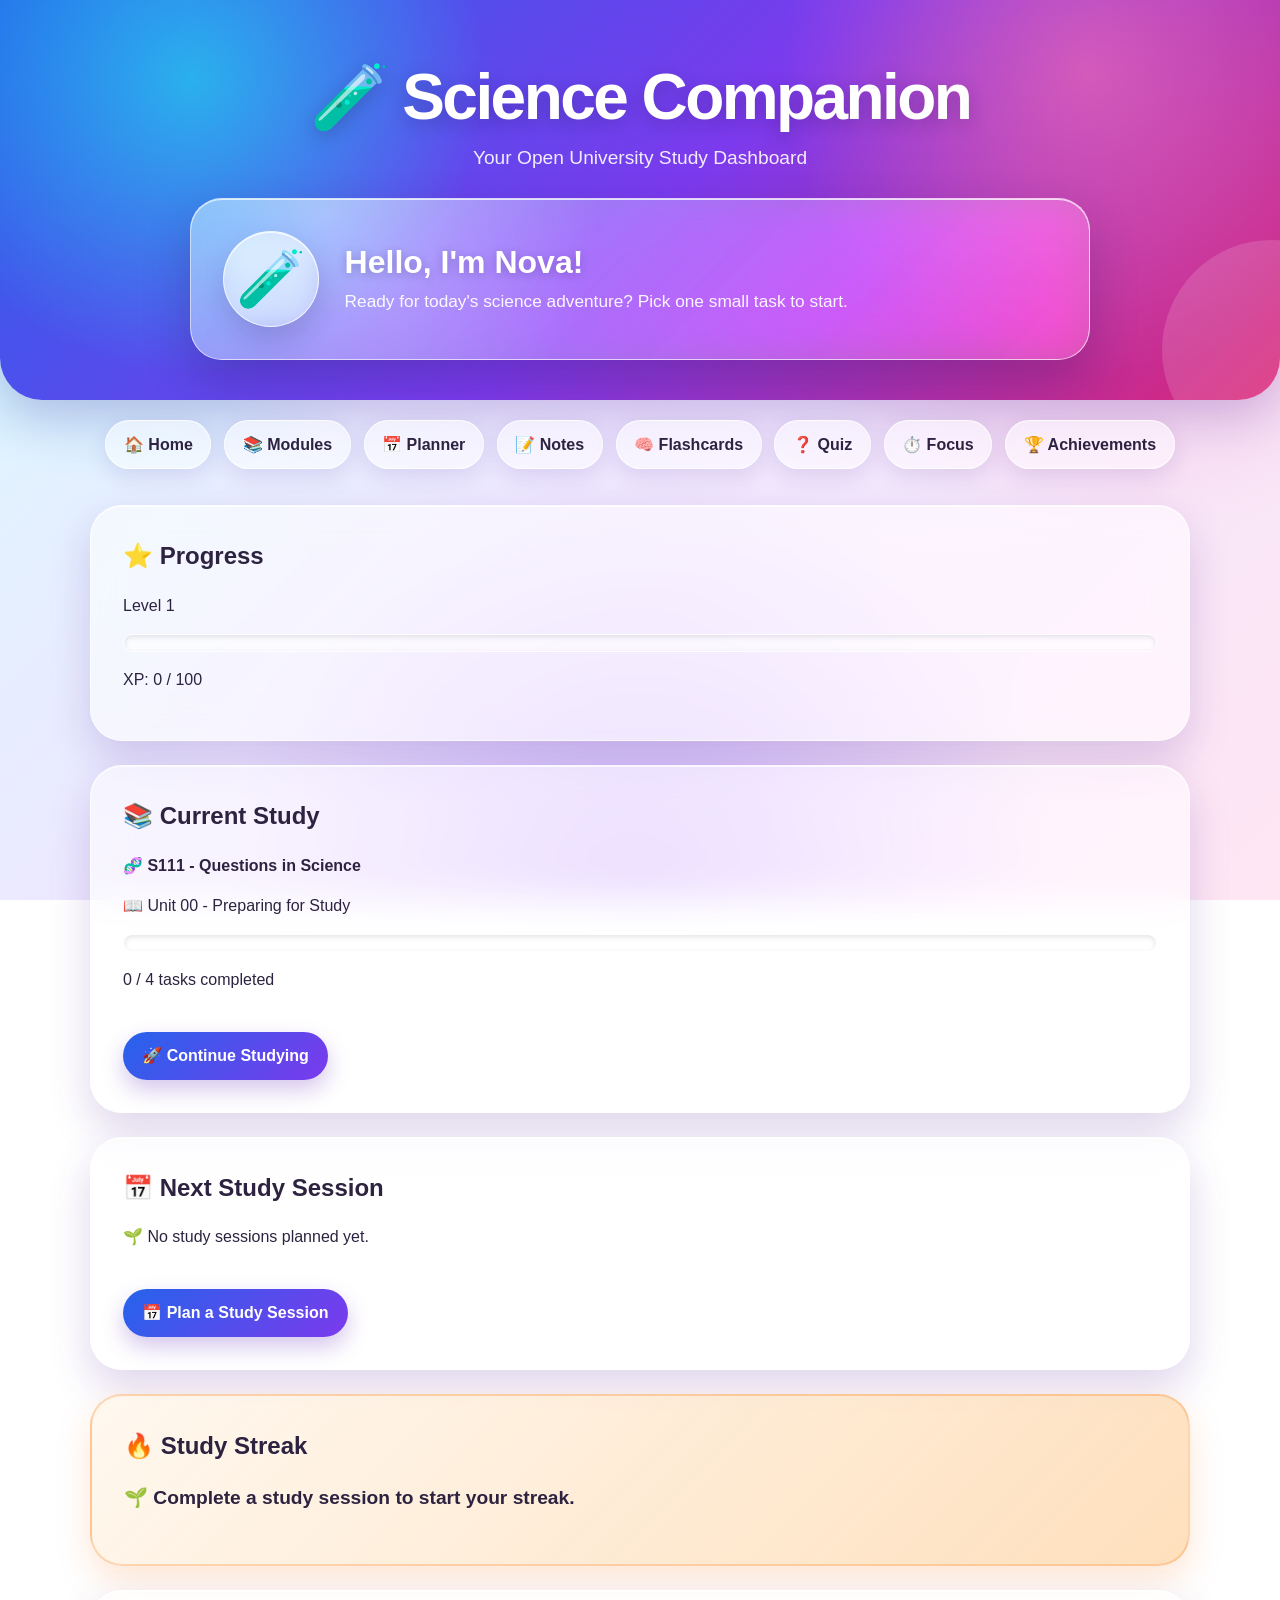
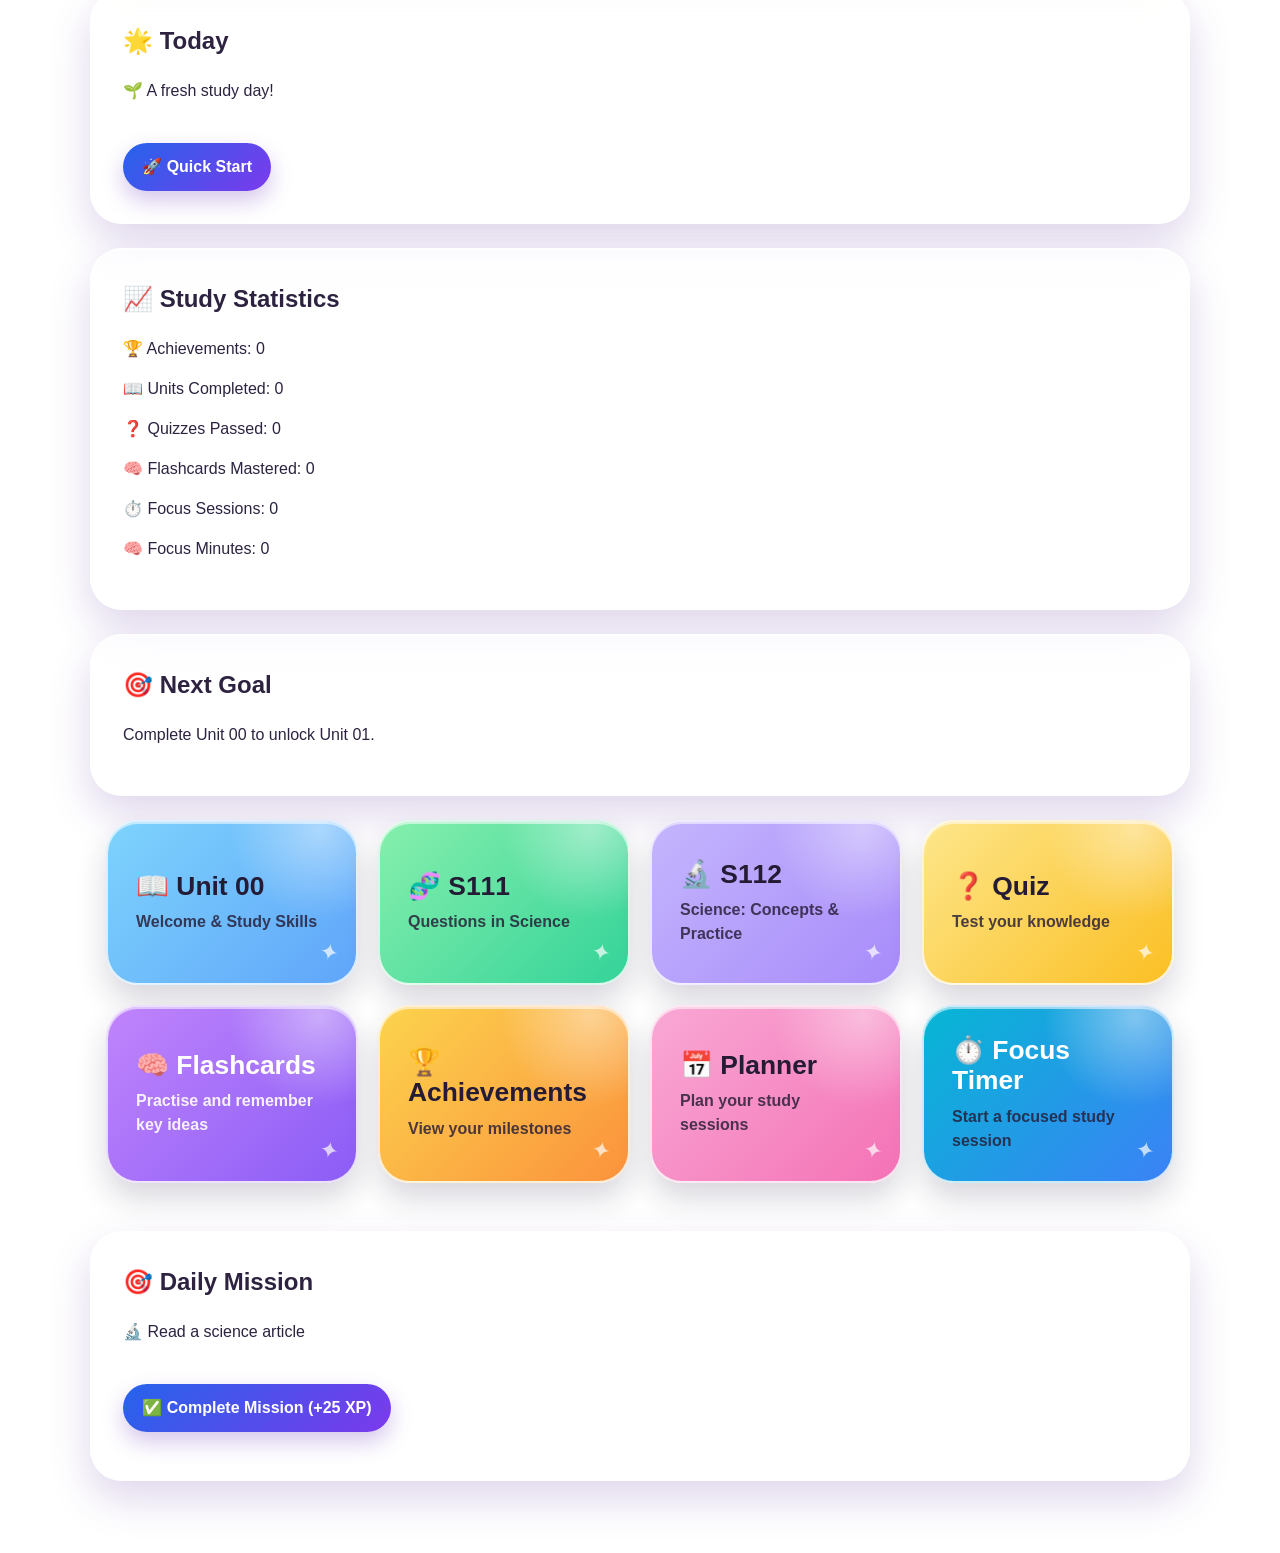
<file: index.html>
<!DOCTYPE html>
<html lang="en">

<head>

<meta charset="UTF-8">
<meta name="viewport" content="width=device-width, initial-scale=1.0">

<title>Science Companion</title>

<link rel="stylesheet" href="style.css">

</head>


<body>


<div id="achievementPopup"></div>


<header class="hero">

<h1>🧪 Science Companion</h1>

<p>Your Open University Study Dashboard</p>


<div class="nova-box">

<div class="nova-avatar">
🧪
</div>

<div class="nova-message">

<h3>Hello, I'm Nova!</h3>

<p id="novaText">
Ready for today's science adventure?
</p>

</div>

</div>

</header>



<nav class="navbar">

<a href="index.html">🏠 Home</a>

<a href="units.html">📚 Modules</a>

<a href="planner.html">📅 Planner</a>

<a href="notes.html">📝 Notes</a>

<a href="flashcards.html">🧠 Flashcards</a>

<a href="quiz.html">❓ Quiz</a>

<a href="focus.html">⏱️ Focus</a>

<a href="achievements.html">🏆 Achievements</a>

</nav>



<main class="dashboard">


<section class="card progress">

<h2>⭐ Progress</h2>

<p id="levelText">
Level 1
</p>

<div class="progress-bar">

<div id="xpBar" class="progress-fill"></div>

</div>

<p id="xpText">
XP: 0 / 100
</p>

</section>



<section class="card">

<h2>📚 Current Study</h2>

<p>
<strong>🧬 S111 - Questions in Science</strong>
</p>

<p>
📖 Unit 00 - Preparing for Study
</p>

<div class="progress-bar">

<div id="unitProgressFill" class="progress-fill"></div>

</div>

<p id="unitProgressText">
0 / 4 tasks completed
</p>

<br>

<button onclick="location.href='unit00.html'">

🚀 Continue Studying

</button>

</section>



<section class="card">

<h2>📅 Next Study Session</h2>

<div id="nextStudySession">

<p>Checking your planner...</p>

</div>

</section>



<section class="card">

<h2>🔥 Study Streak</h2>

<p id="dashboardStreak">

Calculating your streak...

</p>

</section>


<section class="card">

<h2>🌟 Today</h2>

<p id="todaySummary">
Loading today's progress...
</p>
<br>

<button id="quickStartButton">
🚀 Quick Start
</button>
</section>
<section class="card">

<h2>📈 Study Statistics</h2>

<p id="statsAchievements">
🏆 Achievements: 0
</p>

<p id="statsUnits">
📖 Units Completed: 0
</p>

<p id="statsQuizzes">
❓ Quizzes Passed: 0
</p>

<p id="dashboardFlashcards">
🧠 Flashcards Mastered: 0
</p>

<p id="dashboardFocus">
⏱️ Focus Sessions: 0
</p>

<p id="dashboardFocusMinutes">
🧠 Focus Minutes: 0
</p>

</section>



<section class="card">

<h2>🎯 Next Goal</h2>

<p id="nextGoal">

Complete Unit 00.

</p>

</section>



<section class="grid">


<a href="unit00.html" class="tile unit-tile">

<h3>📖 Unit 00</h3>

<p>Welcome & Study Skills</p>

</a>


<a href="units.html" class="tile s111-tile">

<h3>🧬 S111</h3>

<p>Questions in Science</p>

</a>


<a href="units.html" class="tile s112-tile">

<h3>🔬 S112</h3>

<p>Science: Concepts & Practice</p>

</a>


<a href="quiz.html" class="tile quiz-tile">

<h3>❓ Quiz</h3>

<p>Test your knowledge</p>

</a>


<a href="flashcards.html" class="tile flashcards-tile">

<h3>🧠 Flashcards</h3>

<p>Practise and remember key ideas</p>

</a>


<a href="achievements.html" class="tile achievement-tile">

<h3>🏆 Achievements</h3>

<p>View your milestones</p>

</a>


<a href="planner.html" class="tile planner-tile">

<h3>📅 Planner</h3>

<p>Plan your study sessions</p>

</a>


<a href="focus.html" class="tile focus-tile">

<h3>⏱️ Focus Timer</h3>

<p>Start a focused study session</p>

</a>


</section>



<section class="card mission-card">

<h2>🎯 Daily Mission</h2>

<p id="dailyMission">

Loading today's mission...

</p>

<br>

<button id="missionButton">

✅ Complete Mission (+25 XP)

</button>

<p id="missionReward"></p>

</section>


</main>



<script src="script.js"></script>


<script>

(() => {

/* =====================================
   DASHBOARD EXTRAS
===================================== */

/* ---------- XP Bar ---------- */

const dashboardXP =
Number(localStorage.getItem("xp")) || 0;

const xpBar =
document.getElementById("xpBar");

if (xpBar) {

    const xpInCurrentLevel =
    dashboardXP % 100;

    xpBar.style.width =
    xpInCurrentLevel + "%";

}
/* ---------- Planner ---------- */

const sessions =
JSON.parse(
    localStorage.getItem("studySessions")
) || [];


const upcoming =
sessions
.filter(session => !session.completed)
.sort((a, b) => {

    const first =
    a.date + "T" + a.time;

    const second =
    b.date + "T" + b.time;

    return first.localeCompare(second);

});


const studyBox =
document.getElementById("nextStudySession");


if (studyBox) {

    if (upcoming.length === 0) {

        studyBox.innerHTML = `

        <p>🌱 No study sessions planned yet.</p>

        <br>

        <button onclick="location.href='planner.html'">
        📅 Plan a Study Session
        </button>

        `;

    }

    else {

        const next =
        upcoming[0];


        const date =
        new Date(
            next.date + "T00:00:00"
        );


        const readableDate =
        date.toLocaleDateString(
            "en-GB",
            {
                weekday: "long",
                day: "numeric",
                month: "long"
            }
        );


        studyBox.innerHTML = `

        <h3>${next.module}</h3>

        <p>
        🎯 ${next.goal || "Study session"}
        </p>

        <p>
        📅 ${readableDate}
        </p>

        <p>
        ⏰ ${next.time}
        </p>

        <br>

        <button onclick="location.href='planner.html'">
        🚀 Open Planner
        </button>

        `;

    }

}



/* ---------- Flashcards ---------- */

const mastered =
JSON.parse(
    localStorage.getItem(
        "masteredFlashcards"
    )
) || [];


const flashcardText =
document.getElementById(
    "dashboardFlashcards"
);


if (flashcardText) {

    flashcardText.textContent =
    "🧠 Flashcards Mastered: " +
    mastered.length;

}



/* ---------- Focus Stats ---------- */

const focusSessions =
Number(
    localStorage.getItem(
        "focusSessionsCompleted"
    )
) || 0;


const focusMinutes =
Number(
    localStorage.getItem(
        "focusMinutesCompleted"
    )
) || 0;


const focusSessionText =
document.getElementById(
    "dashboardFocus"
);


const focusMinuteText =
document.getElementById(
    "dashboardFocusMinutes"
);


if (focusSessionText) {

    focusSessionText.textContent =
    "⏱️ Focus Sessions: " +
    focusSessions;

}


if (focusMinuteText) {

    focusMinuteText.textContent =
    "🧠 Focus Minutes: " +
    focusMinutes;

}



/* ---------- Study Streak ---------- */

function calculateHomeStreak() {

    const completedDates =
    sessions
    .filter(session =>
        session.completed &&
        session.completedDate
    )
    .map(session =>
        session.completedDate
    );


    const uniqueDates =
    [...new Set(completedDates)]
    .sort()
    .reverse();


    if (uniqueDates.length === 0) {

        return 0;

    }


    const today =
    new Date();

    today.setHours(0, 0, 0, 0);


    const newest =
    new Date(
        uniqueDates[0] +
        "T00:00:00"
    );


    const daysSince =
    Math.round(
        (today - newest) /
        86400000
    );


    if (daysSince > 1) {

        return 0;

    }


    let streak = 1;


    for (
        let i = 1;
        i < uniqueDates.length;
        i++
    ) {

        const previous =
        new Date(
            uniqueDates[i - 1] +
            "T00:00:00"
        );


        const current =
        new Date(
            uniqueDates[i] +
            "T00:00:00"
        );


        const gap =
        Math.round(
            (previous - current) /
            86400000
        );


        if (gap === 1) {

            streak++;

        }

        else {

            break;

        }

    }


    return streak;

}


const streak =
calculateHomeStreak();


const streakText =
document.getElementById(
    "dashboardStreak"
);


if (streakText) {

    if (streak === 0) {

        streakText.textContent =
        "🌱 Complete a study session to start your streak.";

    }

    else if (streak === 1) {

        streakText.textContent =
        "🔥 1 day streak! You're underway.";

    }

    else {

        streakText.textContent =
        "🔥 " +
        streak +
        " day streak! Keep it going!";

    }

}


/* ---------- Today Summary ---------- */

const todaySummary =
document.getElementById("todaySummary");

if (todaySummary) {

    let message = "🌱 A fresh study day! ";

    if (upcoming.length > 0) {

        message +=
        "📅 You have a study session planned. ";

    }

    if (streak > 0) {

        message +=
        "🔥 Your streak is " +
        streak +
        " day" +
        (streak === 1 ? "" : "s") +
        ". ";

    }

    if (focusSessions > 0) {

        message +=
        "⏱️ You've completed " +
        focusSessions +
        " focus session" +
        (focusSessions === 1 ? "" : "s") +
        ". ";

    }

    if (mastered.length > 0) {

        message +=
        "🧠 " +
        mastered.length +
        " flashcard" +
        (mastered.length === 1 ? "" : "s") +
        " mastered!";

    }

    todaySummary.textContent = message;

}
/* ---------- Quick Start ---------- */

const quickStartButton =
document.getElementById("quickStartButton");

if (quickStartButton) {

    quickStartButton.addEventListener(
        "click",
        function() {

            const unit00Done =
            localStorage.getItem("unit00Complete") === "true";


            if (!unit00Done) {

                location.href =
                "unit00.html";

                return;

            }


            if (upcoming.length > 0) {

                location.href =
                "planner.html";

                return;

            }


            if (mastered.length < 4) {

                location.href =
                "flashcards.html";

                return;

            }


            location.href =
            "focus.html";

        }
    );

}
/* ---------- Nova ---------- */

const nova =
document.getElementById("novaText");


if (nova) {

    if (upcoming.length > 0) {

        nova.textContent =
        "Your next study session is planned. You've got this! 🌟";

    }

    else if (focusSessions > 0) {

        nova.textContent =
        "Nice work on those focus sessions! What small task shall we tackle next? 🧪";

    }

    else {

        nova.textContent =
        "Ready for today's science adventure? Pick one small task to start.";

    }

}

})();

</script>


</body>

</html>
</file>
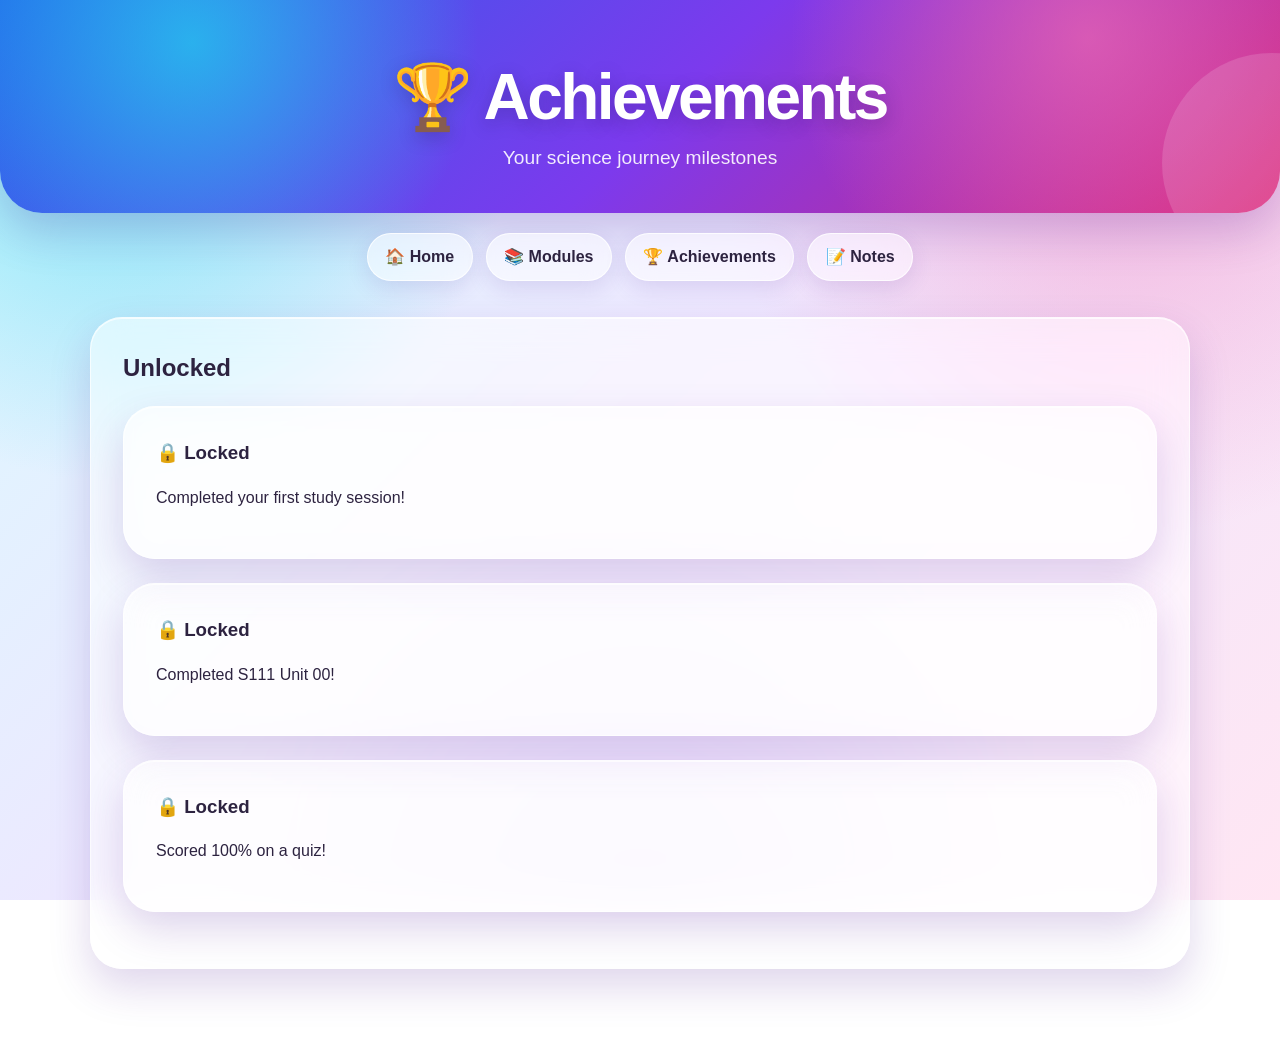
<file: achievements.html>
<!DOCTYPE html>
<html lang="en">

<head>

<meta charset="UTF-8">
<meta name="viewport" content="width=device-width, initial-scale=1.0">

<title>Achievements - Science Companion</title>

<link rel="stylesheet" href="style.css">

</head>


<body>


<header class="hero">

<h1>🏆 Achievements</h1>

<p>Your science journey milestones</p>

</header>
<nav class="navbar">

<a href="index.html">🏠 Home</a>

<a href="units.html">📚 Modules</a>

<a href="achievements.html">🏆 Achievements</a>
<a href="notes.html">📝 Notes</a>
</nav>


<main class="dashboard">


<section class="card">


<h2>Unlocked</h2>


<div id="achievementList">


<p>Loading achievements...</p>


</div>


</section>



</main>



<script src="script.js"></script>


</body>

</html>
</file>
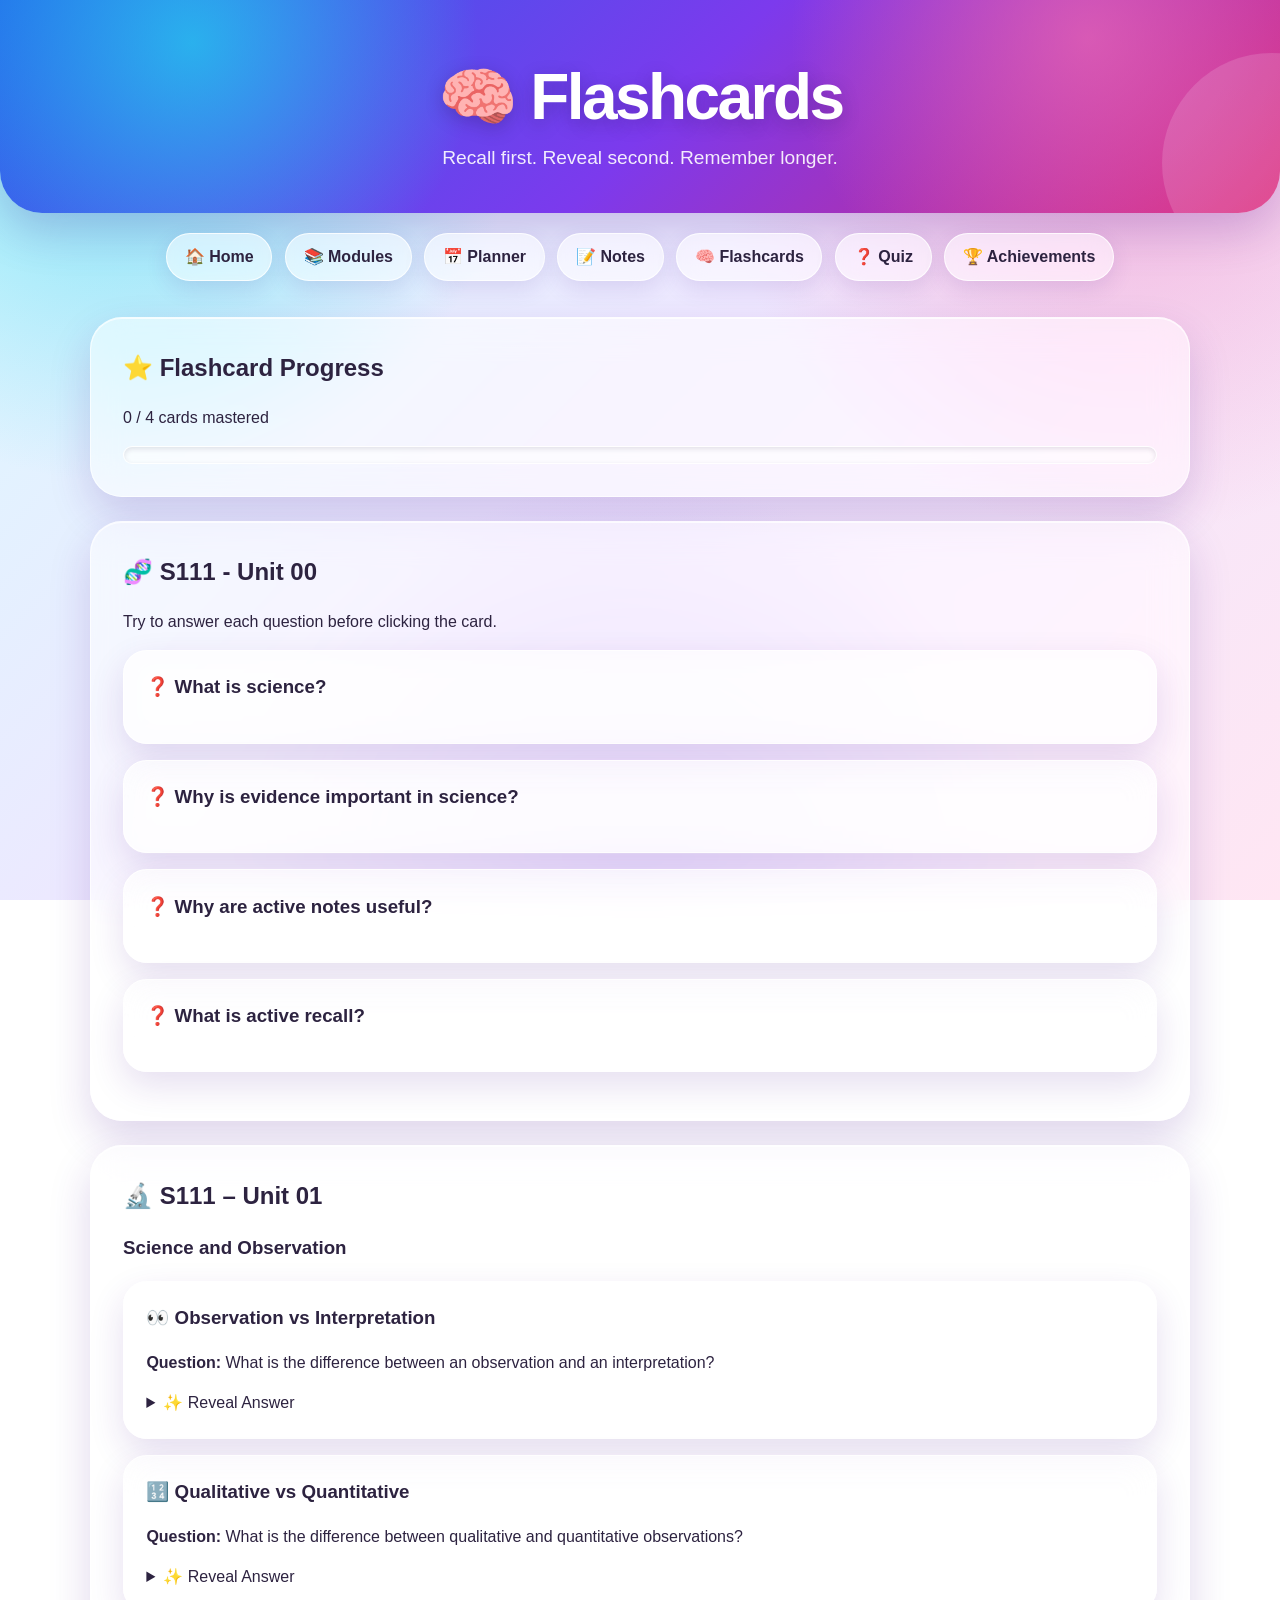
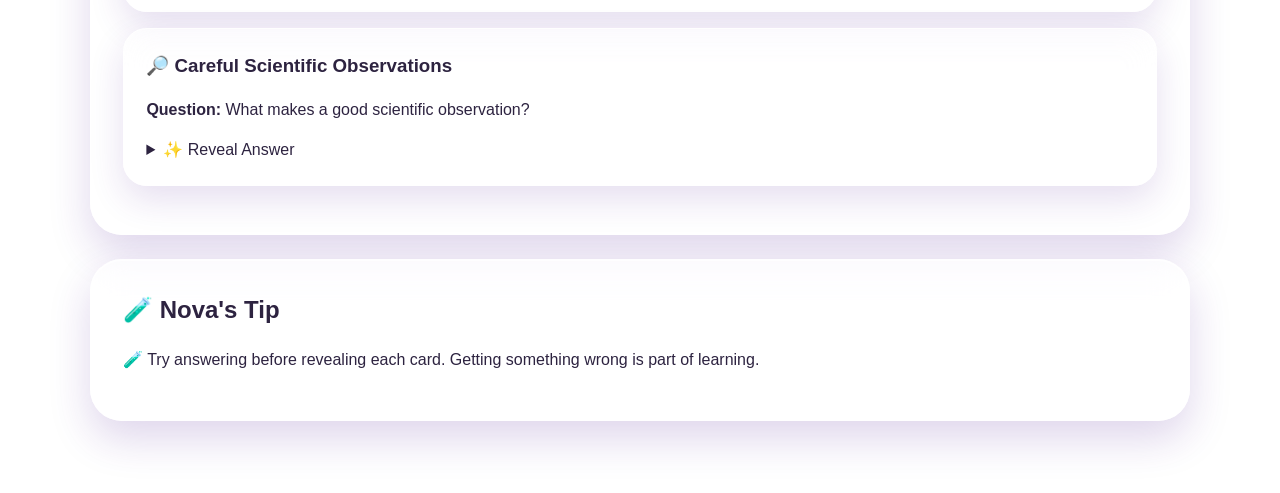
<file: flashcards.html>
<!DOCTYPE html>
<html lang="en">

<head>

<meta charset="UTF-8">
<meta name="viewport" content="width=device-width, initial-scale=1.0">

<title>🧠 Flashcards - Science Companion</title>

<link rel="stylesheet" href="style.css">

</head>


<body>


<header class="hero">

<h1>🧠 Flashcards</h1>

<p>Recall first. Reveal second. Remember longer.</p>

</header>


<nav class="navbar">

<a href="index.html">🏠 Home</a>

<a href="units.html">📚 Modules</a>

<a href="planner.html">📅 Planner</a>

<a href="notes.html">📝 Notes</a>

<a href="flashcards.html">🧠 Flashcards</a>

<a href="quiz.html">❓ Quiz</a>

<a href="achievements.html">🏆 Achievements</a>

</nav>


<main class="dashboard">


<section class="card">

<h2>⭐ Flashcard Progress</h2>

<p id="flashcardProgress">
0 / 4 cards mastered
</p>

<div class="progress-bar">

<div id="flashcardProgressFill" class="progress-fill"></div>

</div>

</section>



<section class="card">

<h2>🧬 S111 - Unit 00</h2>

<p>
Try to answer each question before clicking the card.
</p>



<div class="flashcard" data-card="science">

<h3>❓ What is science?</h3>

<div class="answer">

<p>
Science is a systematic way of investigating and understanding the natural world using evidence, observation and testing.
</p>

<br>

<button onclick="masterCard(event, 'science')">
✅ I Know This
</button>

<button onclick="reviewCard(event, 'science')">
🔁 Review Again
</button>

</div>

</div>



<div class="flashcard" data-card="evidence">

<h3>❓ Why is evidence important in science?</h3>

<div class="answer">

<p>
Evidence allows ideas and explanations to be tested and evaluated rather than relying only on opinion or assumption.
</p>

<br>

<button onclick="masterCard(event, 'evidence')">
✅ I Know This
</button>

<button onclick="reviewCard(event, 'evidence')">
🔁 Review Again
</button>

</div>

</div>



<div class="flashcard" data-card="notes">

<h3>❓ Why are active notes useful?</h3>

<div class="answer">

<p>
Active notes help you process information in your own words, identify important ideas and make later revision easier.
</p>

<br>

<button onclick="masterCard(event, 'notes')">
✅ I Know This
</button>

<button onclick="reviewCard(event, 'notes')">
🔁 Review Again
</button>

</div>

</div>



<div class="flashcard" data-card="recall">

<h3>❓ What is active recall?</h3>

<div class="answer">

<p>
Active recall means trying to retrieve information from memory before checking the answer.
</p>

<br>

<button onclick="masterCard(event, 'recall')">
✅ I Know This
</button>

<button onclick="reviewCard(event, 'recall')">
🔁 Review Again
</button>

</div>

</div>


</section>
<section class="card">

<h2>🔬 S111 – Unit 01</h2>

<h3>Science and Observation</h3>

<div class="flashcard">

<h3>👀 Observation vs Interpretation</h3>

<p>
<strong>Question:</strong>
What is the difference between an observation and an interpretation?
</p>

<details>

<summary>✨ Reveal Answer</summary>

<p>
<strong>Observation:</strong> something you directly notice, detect or measure.
</p>

<p>
<strong>Interpretation:</strong> an explanation of what you think the observation means.
</p>

</details>

</div>
<div class="flashcard">

<h3>🔢 Qualitative vs Quantitative</h3>

<p>
<strong>Question:</strong>
What is the difference between qualitative and quantitative observations?
</p>

<details>

<summary>✨ Reveal Answer</summary>

<p>
<strong>Qualitative:</strong> describes qualities or characteristics.
</p>

<p>
<strong>Quantitative:</strong> uses numbers or measurements.
</p>

</details>

</div>
<div class="flashcard">

<h3>🔎 Careful Scientific Observations</h3>

<p>
<strong>Question:</strong>
What makes a good scientific observation?
</p>

<details>

<summary>✨ Reveal Answer</summary>

<p>
A good scientific observation is clear, specific and accurately recorded.
</p>

<p>
Where possible, scientists use measurements and precise details rather than vague descriptions.
</p>

</details>

</div>
</section>


<section class="card">

<h2>🧪 Nova's Tip</h2>

<p id="flashcardNova">

Don't worry if you cannot remember everything yet. Cards marked for review are the ones helping your brain learn.

</p>

</section>


</main>



<script src="script.js"></script>


<script>

const flashcards = document.querySelectorAll(".flashcard");

let masteredCards =
JSON.parse(localStorage.getItem("masteredFlashcards")) || [];


flashcards.forEach(function(card) {

    card.addEventListener("click", function() {

        card.classList.toggle("show");

    });

});


function masterCard(event, cardId) {

    event.stopPropagation();

    if (!masteredCards.includes(cardId)) {

        masteredCards.push(cardId);

        localStorage.setItem(
            "masteredFlashcards",
            JSON.stringify(masteredCards)
        );

        if (typeof addXP === "function") {
            addXP(5);
        }

    }

    updateFlashcardProgress();

}


function reviewCard(event, cardId) {

    event.stopPropagation();

    masteredCards =
    masteredCards.filter(function(id) {

        return id !== cardId;

    });

    localStorage.setItem(
        "masteredFlashcards",
        JSON.stringify(masteredCards)
    );

    updateFlashcardProgress();

}


function updateFlashcardProgress() {

    const total = 4;

    const mastered = masteredCards.length;

    const percentage =
    (mastered / total) * 100;


    document.getElementById(
        "flashcardProgress"
    ).textContent =
    mastered + " / " + total + " cards mastered";


    document.getElementById(
        "flashcardProgressFill"
    ).style.width =
    percentage + "%";


    const nova =
    document.getElementById("flashcardNova");


    if (mastered === 4) {

        nova.textContent =
        "🎉 Brilliant! You've mastered all four Unit 00 cards.";

    }

    else if (mastered >= 2) {

        nova.textContent =
        "🌟 Nice progress! Keep recalling the remaining cards.";

    }

    else {

        nova.textContent =
        "🧪 Try answering before revealing each card. Getting something wrong is part of learning.";

    }

}


updateFlashcardProgress();

</script>


</body>

</html>
</file>
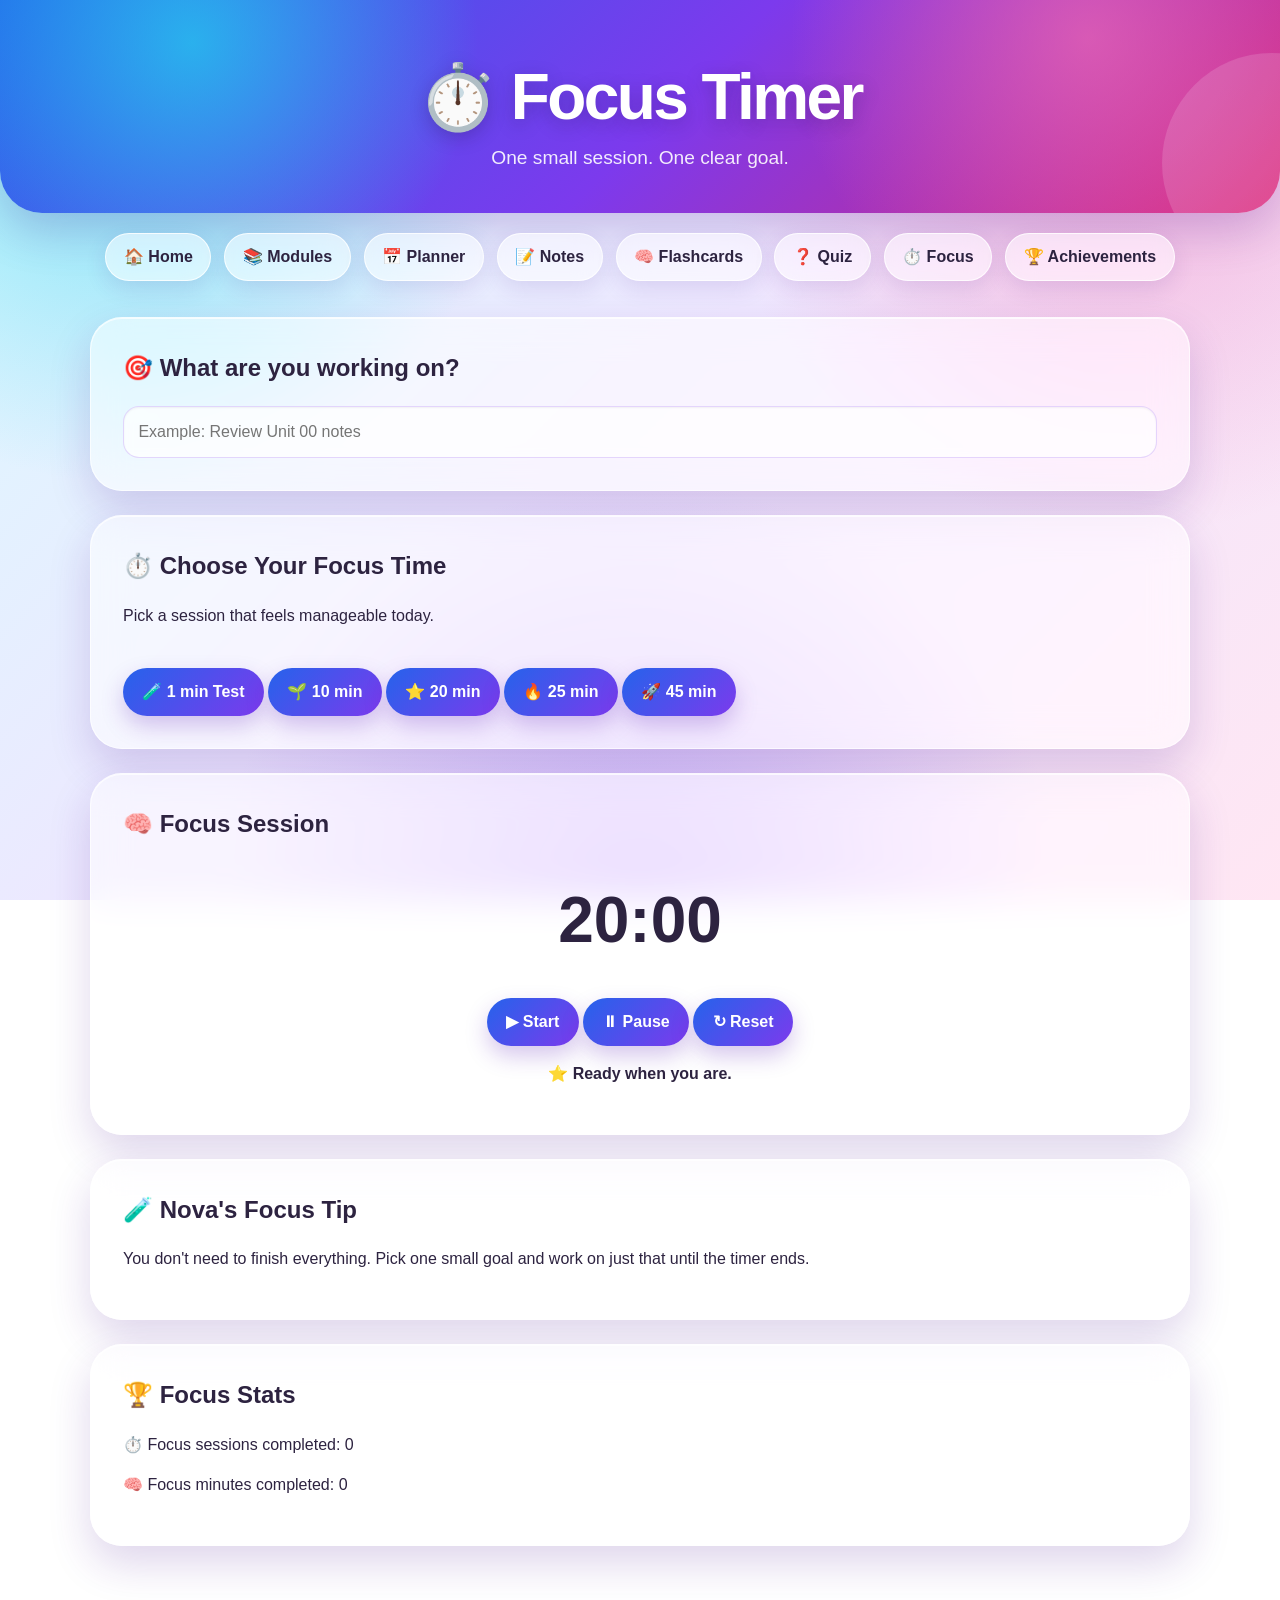
<file: focus.html>
<!DOCTYPE html>
<html lang="en">

<head>

<meta charset="UTF-8">
<meta name="viewport" content="width=device-width, initial-scale=1.0">

<title>⏱️ Focus Timer - Science Companion</title>

<link rel="stylesheet" href="style.css">

</head>

<body>


<header class="hero">

<h1>⏱️ Focus Timer</h1>

<p>One small session. One clear goal.</p>

</header>


<nav class="navbar">

<a href="index.html">🏠 Home</a>

<a href="units.html">📚 Modules</a>

<a href="planner.html">📅 Planner</a>

<a href="notes.html">📝 Notes</a>

<a href="flashcards.html">🧠 Flashcards</a>

<a href="quiz.html">❓ Quiz</a>

<a href="focus.html">⏱️ Focus</a>

<a href="achievements.html">🏆 Achievements</a>

</nav>


<main class="dashboard">


<section class="card">

<h2>🎯 What are you working on?</h2>

<input
type="text"
id="focusGoal"
placeholder="Example: Review Unit 00 notes"
style="width:100%; box-sizing:border-box;"
>

</section>


<section class="card">

<h2>⏱️ Choose Your Focus Time</h2>

<p>Pick a session that feels manageable today.</p>

<br>

<button type="button" onclick="chooseFocusTime(1)">
🧪 1 min Test
</button>

<button type="button" onclick="chooseFocusTime(10)">
🌱 10 min
</button>

<button type="button" onclick="chooseFocusTime(20)">
⭐ 20 min
</button>

<button type="button" onclick="chooseFocusTime(25)">
🔥 25 min
</button>

<button type="button" onclick="chooseFocusTime(45)">
🚀 45 min
</button>

</section>


<section class="card">

<h2>🧠 Focus Session</h2>

<p
id="focusTimer"
style="
font-size:4rem;
font-weight:800;
text-align:center;
margin:30px 0;
"
>
20:00
</p>


<div style="text-align:center;">

<button type="button" id="startFocusButton">
▶ Start
</button>

<button type="button" id="pauseFocusButton">
⏸ Pause
</button>

<button type="button" id="resetFocusButton">
↻ Reset
</button>

</div>


<p
id="focusStatus"
style="text-align:center; font-weight:bold;"
>
⭐ Ready when you are.
</p>

</section>


<section class="card">

<h2>🧪 Nova's Focus Tip</h2>

<p id="focusNova">
You don't need to finish everything. Pick one small goal and work on just that until the timer ends.
</p>

</section>


<section class="card">

<h2>🏆 Focus Stats</h2>

<p id="focusSessionsCompleted">
⏱️ Focus sessions completed: 0
</p>

<p id="focusMinutesCompleted">
🧠 Focus minutes completed: 0
</p>

</section>


</main>


<script src="script.js"></script>


<script>

let selectedFocusMinutes = 20;

let focusSeconds = selectedFocusMinutes * 60;

let focusTimerInterval = null;

let focusRunning = false;


const focusTimerDisplay =
document.getElementById("focusTimer");

const focusStatus =
document.getElementById("focusStatus");

const focusGoal =
document.getElementById("focusGoal");

const focusNova =
document.getElementById("focusNova");


function updateFocusDisplay() {

    const minutes =
    Math.floor(focusSeconds / 60);

    const seconds =
    focusSeconds % 60;

    focusTimerDisplay.textContent =
    String(minutes).padStart(2, "0") +
    ":" +
    String(seconds).padStart(2, "0");

}


function chooseFocusTime(minutes) {

    clearInterval(focusTimerInterval);

    focusRunning = false;

    selectedFocusMinutes = minutes;

    focusSeconds = minutes * 60;

    updateFocusDisplay();

    focusStatus.textContent =
    "⭐ " + minutes + " minute session ready.";

}


document
.getElementById("startFocusButton")
.addEventListener("click", function() {

    if (focusRunning) {
        return;
    }


    if (focusGoal.value.trim() === "") {

        focusStatus.textContent =
        "🎯 Add a small study goal first.";

        focusGoal.focus();

        return;

    }


    focusRunning = true;


    focusStatus.textContent =
    "🧠 Focusing on: " +
    focusGoal.value.trim();


    focusNova.textContent =
    "🚀 Timer started. Stay with your one chosen task — everything else can wait.";


    focusTimerInterval =
    setInterval(function() {

        focusSeconds--;

        updateFocusDisplay();


        if (focusSeconds <= 0) {

            completeFocusSession();

        }

    }, 1000);

});


document
.getElementById("pauseFocusButton")
.addEventListener("click", function() {

    clearInterval(focusTimerInterval);

    focusRunning = false;

    focusStatus.textContent =
    "⏸ Paused — your time is saved.";

});


document
.getElementById("resetFocusButton")
.addEventListener("click", function() {

    clearInterval(focusTimerInterval);

    focusRunning = false;

    focusSeconds =
    selectedFocusMinutes * 60;

    updateFocusDisplay();

    focusStatus.textContent =
    "↻ Timer reset.";

});


function completeFocusSession() {

    clearInterval(focusTimerInterval);

    focusRunning = false;

    focusSeconds = 0;

    updateFocusDisplay();


    let completedSessions =
    Number(
        localStorage.getItem(
            "focusSessionsCompleted"
        )
    ) || 0;


    let completedMinutes =
    Number(
        localStorage.getItem(
            "focusMinutesCompleted"
        )
    ) || 0;


    completedSessions++;

    completedMinutes +=
    selectedFocusMinutes;


    localStorage.setItem(
        "focusSessionsCompleted",
        completedSessions
    );


    localStorage.setItem(
        "focusMinutesCompleted",
        completedMinutes
    );


    if (typeof addXP === "function") {

        addXP(15);

    }


    focusStatus.textContent =
    "🎉 Focus session complete! +15 XP";


    focusNova.textContent =
    "🌟 You did it! Take a proper break before deciding what comes next.";


    document.body.classList.add(
        "focus-complete"
    );


    setTimeout(function() {

        document.body.classList.remove(
            "focus-complete"
        );

    }, 1200);


    updateFocusStats();

}


function updateFocusStats() {

    const sessions =
    Number(
        localStorage.getItem(
            "focusSessionsCompleted"
        )
    ) || 0;


    const minutes =
    Number(
        localStorage.getItem(
            "focusMinutesCompleted"
        )
    ) || 0;


    document.getElementById(
        "focusSessionsCompleted"
    ).textContent =
    "⏱️ Focus sessions completed: " +
    sessions;


    document.getElementById(
        "focusMinutesCompleted"
    ).textContent =
    "🧠 Focus minutes completed: " +
    minutes;

}


updateFocusDisplay();

updateFocusStats();

</script>


</body>

</html>
</file>
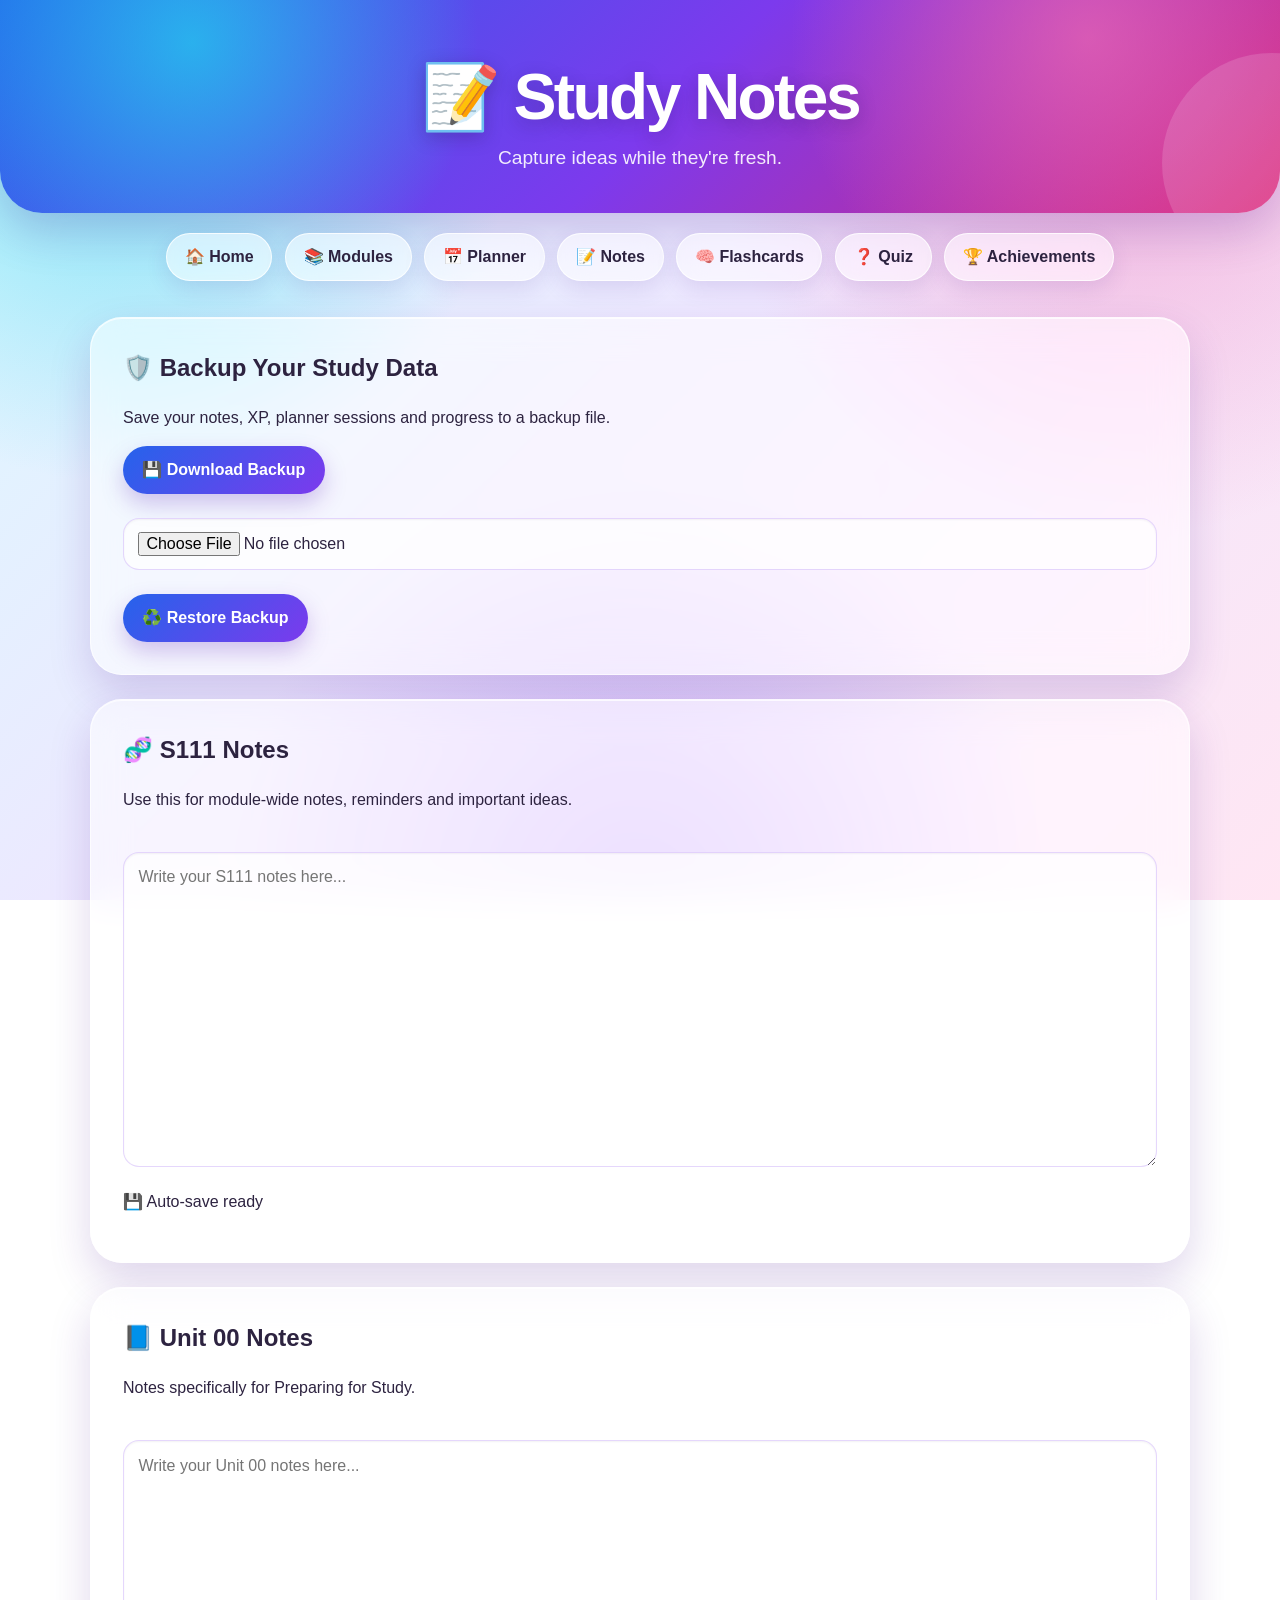
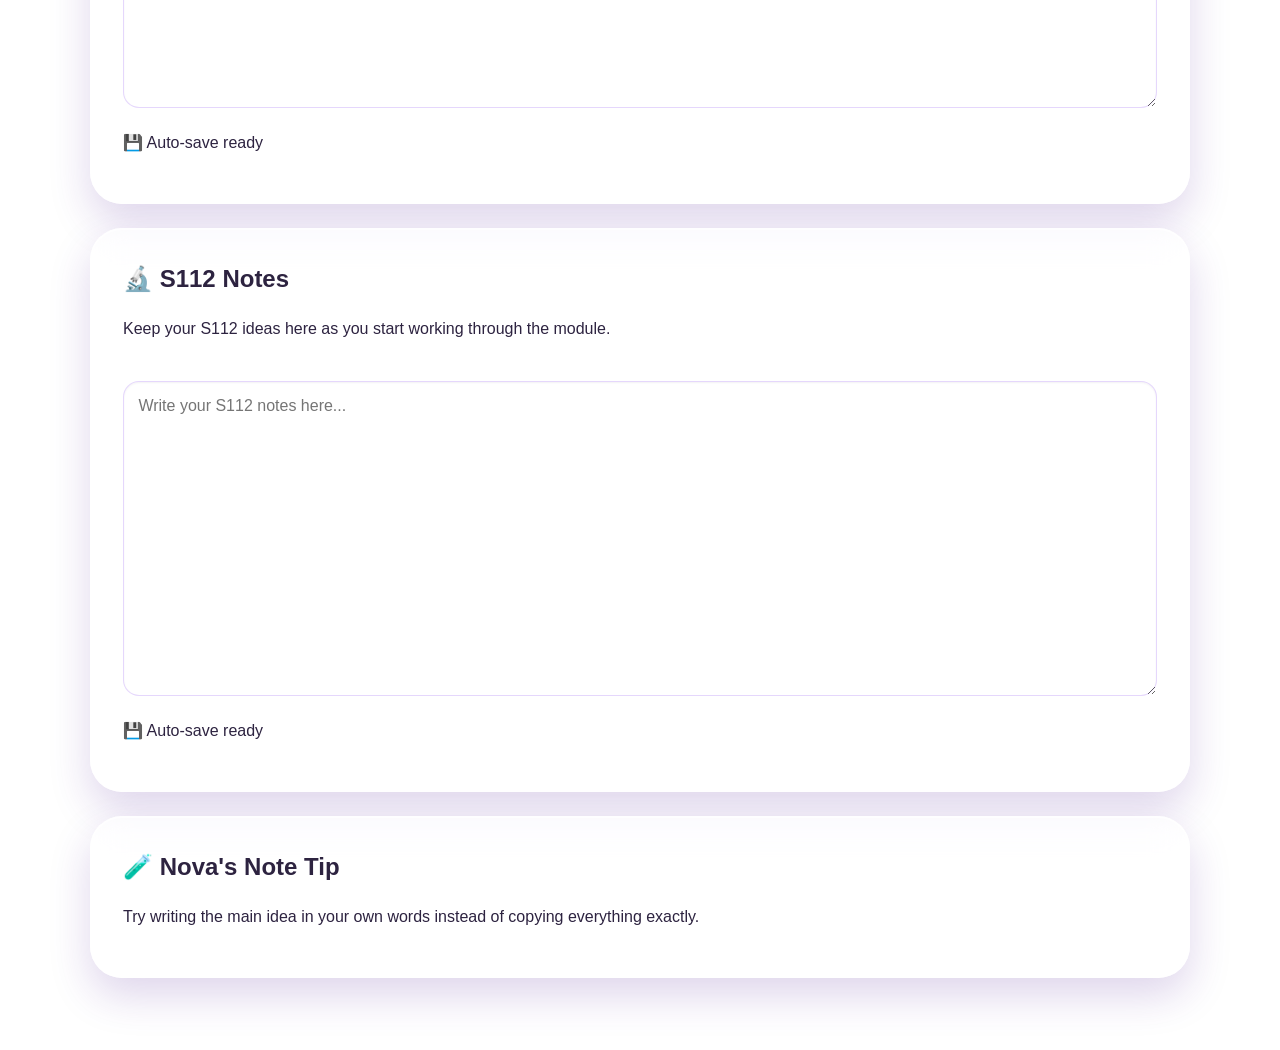
<file: notes.html>
<!DOCTYPE html>
<html lang="en">

<head>

<meta charset="UTF-8">
<meta name="viewport" content="width=device-width, initial-scale=1.0">

<title>📝 Notes - Science Companion</title>

<link rel="stylesheet" href="style.css">

</head>


<body>


<header class="hero">

<h1>📝 Study Notes</h1>

<p>Capture ideas while they're fresh.</p>

</header>


<nav class="navbar">

<a href="index.html">🏠 Home</a>

<a href="units.html">📚 Modules</a>

<a href="planner.html">📅 Planner</a>

<a href="notes.html">📝 Notes</a>

<a href="flashcards.html">🧠 Flashcards</a>

<a href="quiz.html">❓ Quiz</a>

<a href="achievements.html">🏆 Achievements</a>

</nav>



<main class="dashboard">

<section class="card">

<h2>🛡️ Backup Your Study Data</h2>

<p>
Save your notes, XP, planner sessions and progress to a backup file.
</p>

<button id="backupDataButton">
💾 Download Backup
</button>
<br><br>

<input
type="file"
id="restoreDataFile"
accept=".json"
>

<br><br>

<button id="restoreDataButton">
♻️ Restore Backup
</button>
</section>
<section class="card">

<h2>🧬 S111 Notes</h2>

<p>Use this for module-wide notes, reminders and important ideas.</p>

<br>

<textarea
id="s111Notes"
placeholder="Write your S111 notes here..."
rows="12"
style="width:100%;">
</textarea>

<p id="s111SaveStatus">
💾 Auto-save ready
</p>

</section>



<section class="card">

<h2>📘 Unit 00 Notes</h2>

<p>Notes specifically for Preparing for Study.</p>

<br>

<textarea
id="unit00PageNotes"
placeholder="Write your Unit 00 notes here..."
rows="10"
style="width:100%;">
</textarea>

<p id="unit00SaveStatus">
💾 Auto-save ready
</p>

</section>



<section class="card">

<h2>🔬 S112 Notes</h2>

<p>Keep your S112 ideas here as you start working through the module.</p>

<br>

<textarea
id="s112Notes"
placeholder="Write your S112 notes here..."
rows="12"
style="width:100%;">
</textarea>

<p id="s112SaveStatus">
💾 Auto-save ready
</p>

</section>



<section class="card">

<h2>🧪 Nova's Note Tip</h2>

<p>
Try writing the main idea in your own words instead of copying everything exactly.
</p>

</section>


</main>



<script src="script.js"></script>

<script src="js/notes.js"></script>


</body>

</html>
</file>
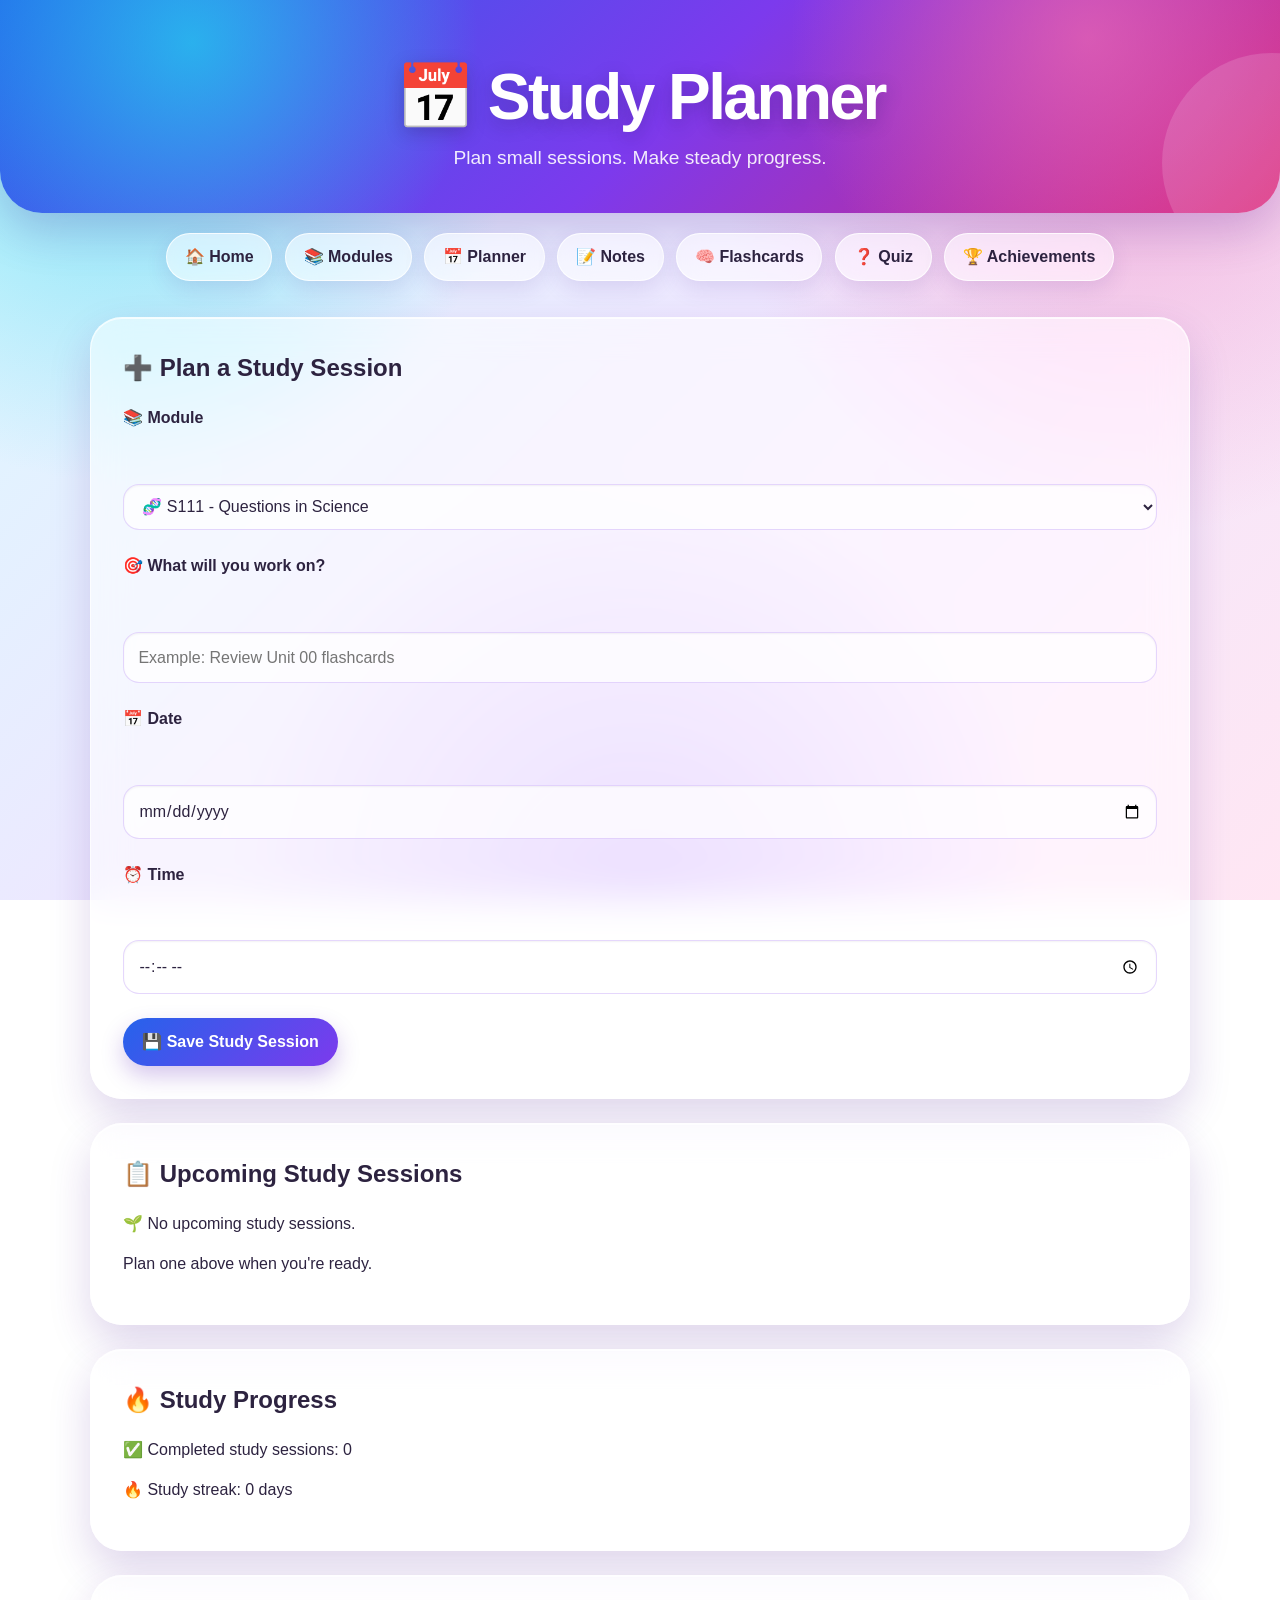
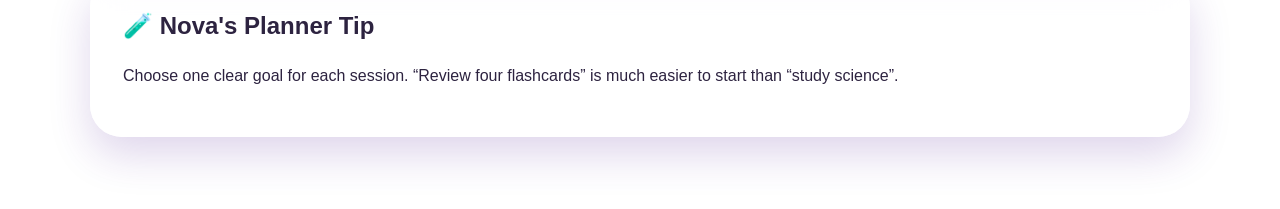
<file: planner.html>
<!DOCTYPE html>
<html lang="en">

<head>

<meta charset="UTF-8">
<meta name="viewport" content="width=device-width, initial-scale=1.0">

<title>📅 Study Planner - Science Companion</title>

<link rel="stylesheet" href="style.css">

</head>

<body>


<header class="hero">

<h1>📅 Study Planner</h1>

<p>Plan small sessions. Make steady progress.</p>

</header>


<nav class="navbar">

<a href="index.html">🏠 Home</a>

<a href="units.html">📚 Modules</a>

<a href="planner.html">📅 Planner</a>

<a href="notes.html">📝 Notes</a>

<a href="flashcards.html">🧠 Flashcards</a>

<a href="quiz.html">❓ Quiz</a>

<a href="achievements.html">🏆 Achievements</a>

</nav>


<main class="dashboard">


<section class="card">

<h2>➕ Plan a Study Session</h2>


<label for="plannerModule">
<strong>📚 Module</strong>
</label>

<br><br>

<select id="plannerModule">

<option value="🧬 S111">🧬 S111 - Questions in Science</option>

<option value="🔬 S112">🔬 S112 - Science: Concepts and Practice</option>

</select>


<br><br>


<label for="plannerGoal">
<strong>🎯 What will you work on?</strong>
</label>

<br><br>

<input
type="text"
id="plannerGoal"
placeholder="Example: Review Unit 00 flashcards">


<br><br>


<label for="plannerDate">
<strong>📅 Date</strong>
</label>

<br><br>

<input type="date" id="plannerDate">


<br><br>


<label for="plannerTime">
<strong>⏰ Time</strong>
</label>

<br><br>

<input type="time" id="plannerTime">


<br><br>


<button id="saveStudySession">

💾 Save Study Session

</button>

</section>



<section class="card">

<h2>📋 Upcoming Study Sessions</h2>

<div id="studySessions">

<p>No study sessions planned yet.</p>

</div>

</section>



<section class="card">

<h2>🔥 Study Progress</h2>

<p id="completedSessionCount">

Completed study sessions: 0

</p>

<p id="studyStreak">

🔥 Study streak: 0 days

</p>

</section>



<section class="card">

<h2>🧪 Nova's Planner Tip</h2>

<p>

Choose one clear goal for each session.  
“Review four flashcards” is much easier to start than “study science”.

</p>

</section>


</main>


<script src="script.js"></script>

<script src="js/planner.js"></script>


</body>

</html>
</file>
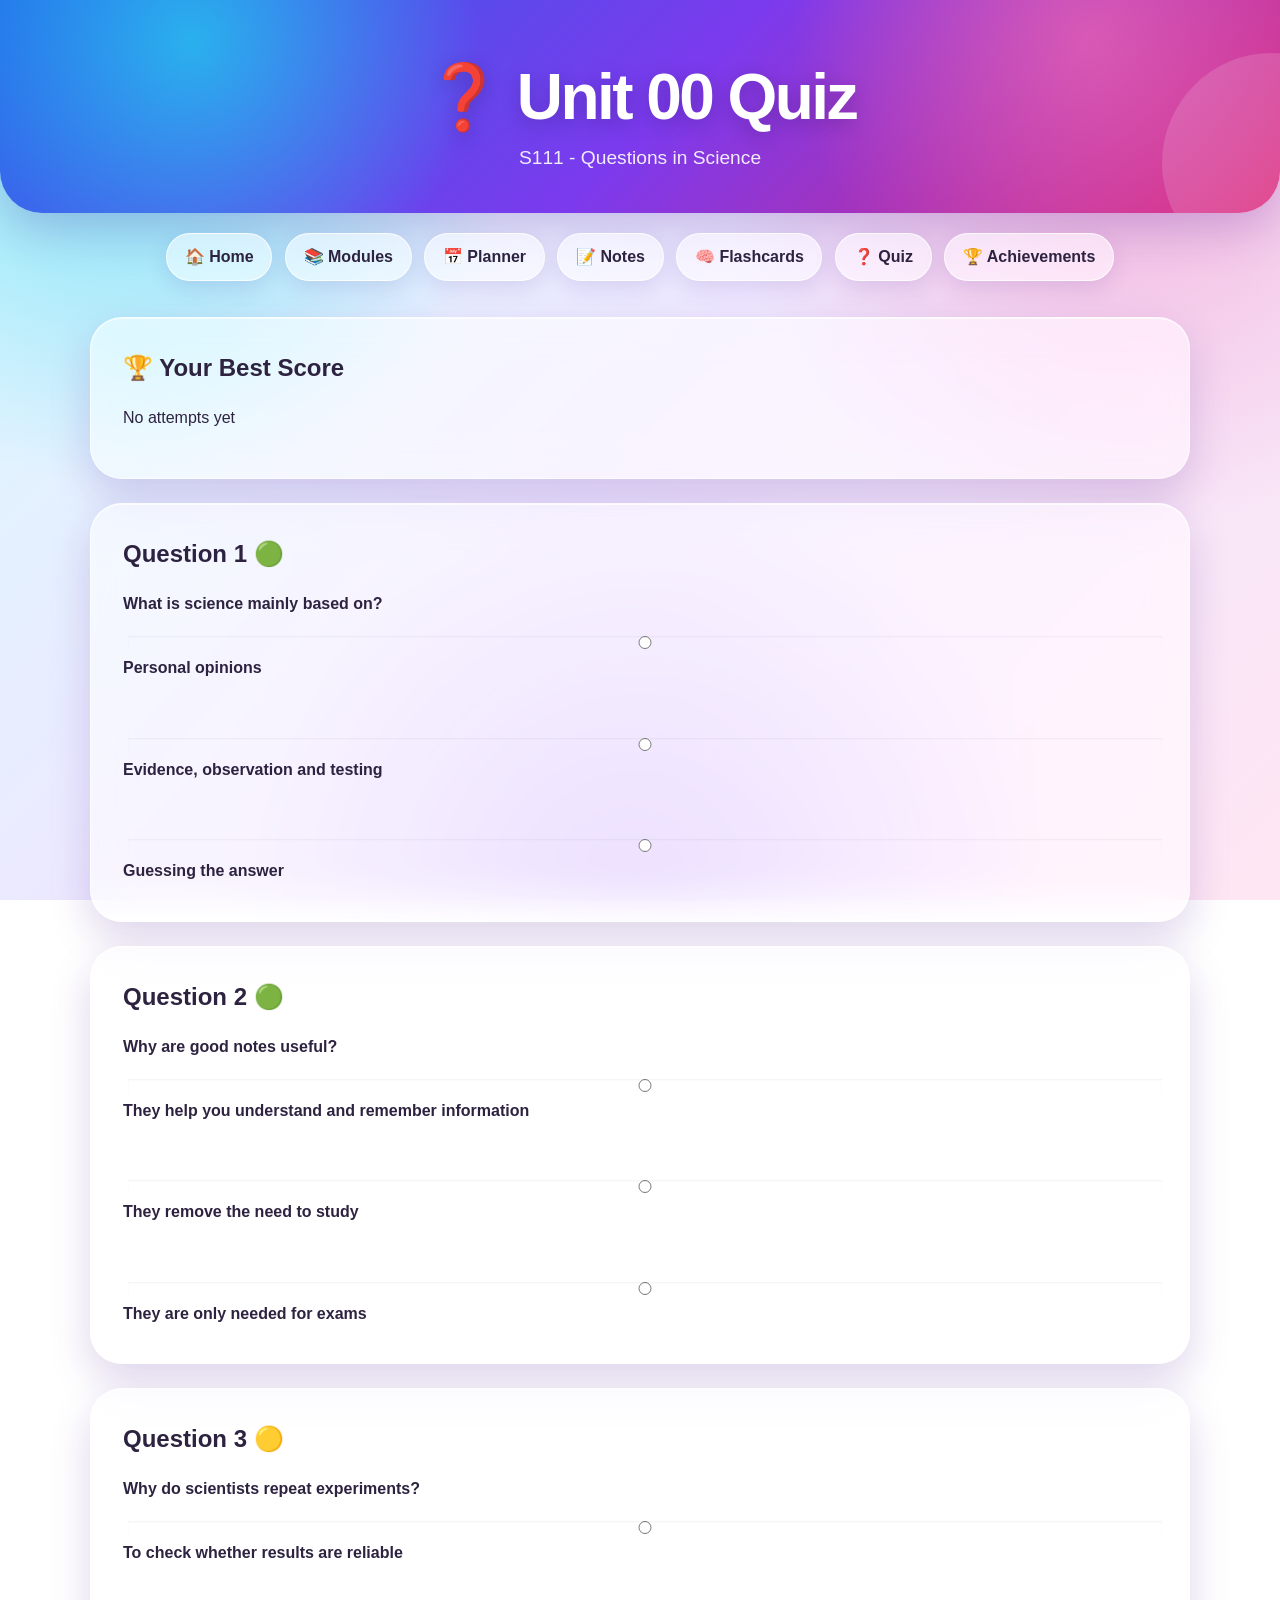
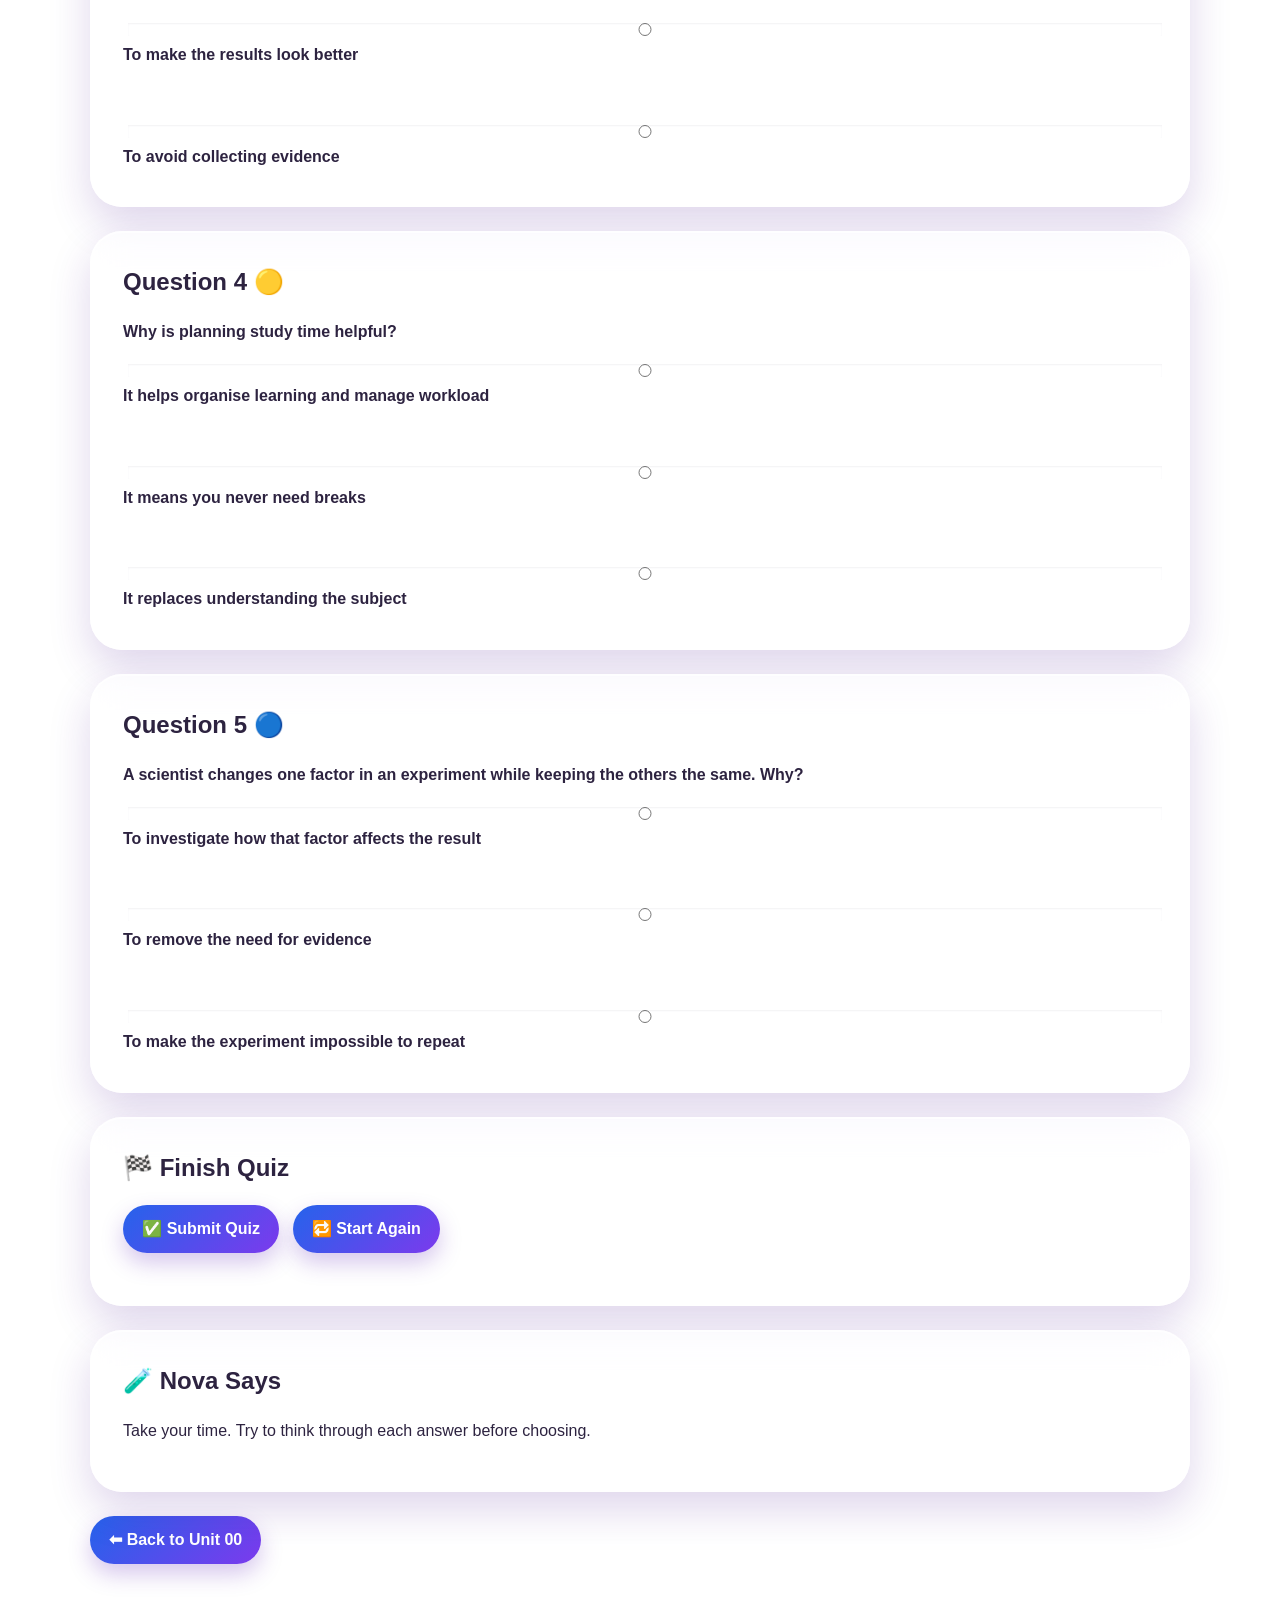
<file: quiz.html>
<!DOCTYPE html>
<html lang="en">

<head>

<meta charset="UTF-8">
<meta name="viewport" content="width=device-width, initial-scale=1.0">

<title>Unit 00 Quiz - Science Companion</title>

<link rel="stylesheet" href="style.css">

</head>


<body>


<header class="hero">

<h1>❓ Unit 00 Quiz</h1>

<p>S111 - Questions in Science</p>

</header>


<nav class="navbar">

<a href="index.html">🏠 Home</a>

<a href="units.html">📚 Modules</a>

<a href="planner.html">📅 Planner</a>

<a href="notes.html">📝 Notes</a>

<a href="flashcards.html">🧠 Flashcards</a>

<a href="quiz.html">❓ Quiz</a>

<a href="achievements.html">🏆 Achievements</a>

</nav>


<main class="dashboard">


<section class="card">

<h2>🏆 Your Best Score</h2>

<p id="bestQuizScore">
No attempts yet
</p>

</section>



<section class="card">

<h2>Question 1 🟢</h2>

<p><strong>What is science mainly based on?</strong></p>

<label>
<input type="radio" name="q1" value="wrong">
Personal opinions
</label>

<br><br>

<label>
<input type="radio" name="q1" value="correct">
Evidence, observation and testing
</label>

<br><br>

<label>
<input type="radio" name="q1" value="wrong">
Guessing the answer
</label>

</section>



<section class="card">

<h2>Question 2 🟢</h2>

<p><strong>Why are good notes useful?</strong></p>

<label>
<input type="radio" name="q2" value="correct">
They help you understand and remember information
</label>

<br><br>

<label>
<input type="radio" name="q2" value="wrong">
They remove the need to study
</label>

<br><br>

<label>
<input type="radio" name="q2" value="wrong">
They are only needed for exams
</label>

</section>



<section class="card">

<h2>Question 3 🟡</h2>

<p><strong>Why do scientists repeat experiments?</strong></p>

<label>
<input type="radio" name="q3" value="correct">
To check whether results are reliable
</label>

<br><br>

<label>
<input type="radio" name="q3" value="wrong">
To make the results look better
</label>

<br><br>

<label>
<input type="radio" name="q3" value="wrong">
To avoid collecting evidence
</label>

</section>



<section class="card">

<h2>Question 4 🟡</h2>

<p><strong>Why is planning study time helpful?</strong></p>

<label>
<input type="radio" name="q4" value="correct">
It helps organise learning and manage workload
</label>

<br><br>

<label>
<input type="radio" name="q4" value="wrong">
It means you never need breaks
</label>

<br><br>

<label>
<input type="radio" name="q4" value="wrong">
It replaces understanding the subject
</label>

</section>



<section class="card">

<h2>Question 5 🔵</h2>

<p>
<strong>
A scientist changes one factor in an experiment while keeping the others the same. Why?
</strong>
</p>

<label>
<input type="radio" name="q5" value="correct">
To investigate how that factor affects the result
</label>

<br><br>

<label>
<input type="radio" name="q5" value="wrong">
To remove the need for evidence
</label>

<br><br>

<label>
<input type="radio" name="q5" value="wrong">
To make the experiment impossible to repeat
</label>

</section>



<section class="card">

<h2>🏁 Finish Quiz</h2>

<button id="submitQuizButton">
✅ Submit Quiz
</button>

&nbsp;

<button id="retryQuizButton">
🔁 Start Again
</button>

<h2 id="result"></h2>

<p id="quizRewardMessage"></p>

</section>



<section class="card">

<h2>🧪 Nova Says</h2>

<p id="quizNova">

Take your time. Try to think through each answer before choosing.

</p>

</section>



<button onclick="location.href='unit00.html'">

⬅ Back to Unit 00

</button>


</main>



<script src="script.js"></script>


<script>

/* ======================================
   UNIT 00 QUIZ
====================================== */

const quizQuestions = [
    "q1",
    "q2",
    "q3",
    "q4",
    "q5"
];


const submitQuizButton =
document.getElementById("submitQuizButton");

const retryQuizButton =
document.getElementById("retryQuizButton");

const quizResult =
document.getElementById("result");

const quizRewardMessage =
document.getElementById("quizRewardMessage");

const bestQuizScore =
document.getElementById("bestQuizScore");

const quizNova =
document.getElementById("quizNova");



function showBestQuizScore() {

    const best =
    Number(
        localStorage.getItem("unit00QuizBest")
    ) || 0;


    if (bestQuizScore) {

        if (best === 0) {

            bestQuizScore.textContent =
            "No attempts yet";

        }

        else {

            bestQuizScore.textContent =
            "⭐ Best score: " +
            best +
            " / 5";

        }

    }

}



function calculateQuizScore() {

    let score = 0;

    let answered = 0;


    quizQuestions.forEach(function(question) {

        const selected =
        document.querySelector(
            'input[name="' +
            question +
            '"]:checked'
        );


        if (selected) {

            answered++;

            if (selected.value === "correct") {

                score++;

            }

        }

    });


    return {
        score: score,
        answered: answered
    };

}



function getQuizReward(score) {

    if (score === 5) {
        return 50;
    }

    if (score >= 3) {
        return 20;
    }

    return 10;

}



submitQuizButton.addEventListener(
    "click",
    function() {

        const quiz =
        calculateQuizScore();


        if (quiz.answered < 5) {

            quizResult.textContent =
            "⚠️ Answer all 5 questions first.";

            quizRewardMessage.textContent = "";

            return;

        }


        const oldBest =
        Number(
            localStorage.getItem(
                "unit00QuizBest"
            )
        ) || 0;


        if (quiz.score > oldBest) {

            localStorage.setItem(
                "unit00QuizBest",
                quiz.score
            );

        }


        const rewardTarget =
        getQuizReward(quiz.score);


        const alreadyAwarded =
        Number(
            localStorage.getItem(
                "unit00QuizXPAwarded"
            )
        ) || 0;


        const xpToAward =
        Math.max(
            0,
            rewardTarget - alreadyAwarded
        );


        if (
            xpToAward > 0 &&
            typeof addXP === "function"
        ) {

            addXP(xpToAward);

            localStorage.setItem(
                "unit00QuizXPAwarded",
                rewardTarget
            );

        }


        if (quiz.score === 5) {

            quizResult.textContent =
            "🏆 Perfect score! 5 / 5";

            quizNova.textContent =
            "🎉 Fantastic! You got every question right!";


            if (
                typeof unlockAchievement ===
                "function"
            ) {

                unlockAchievement(
                    "quizMaster",
                    "🧠 Quiz Master",
                    "Scored 100% on a quiz!",
                    25
                );

            }

        }

        else if (quiz.score === 4) {

            quizResult.textContent =
            "🌟 Excellent! 4 / 5";

            quizNova.textContent =
            "You're very close to a perfect score!";

        }

        else if (quiz.score === 3) {

            quizResult.textContent =
            "👍 Good progress! 3 / 5";

            quizNova.textContent =
            "Nice work. Review the flashcards and try again when you're ready.";

        }

        else {

            quizResult.textContent =
            "🌱 Score: " +
            quiz.score +
            " / 5";

            quizNova.textContent =
            "That's okay. Use your notes and flashcards, then have another go.";

        }


        if (xpToAward > 0) {

            quizRewardMessage.textContent =
            "⭐ +" +
            xpToAward +
            " XP earned!";

        }

        else {

            quizRewardMessage.textContent =
            "✅ Score recorded. You've already earned the XP reward for this level.";

        }


        showBestQuizScore();

    }
);



retryQuizButton.addEventListener(
    "click",
    function() {

        document
        .querySelectorAll(
            'input[type="radio"]'
        )
        .forEach(function(answer) {

            answer.checked = false;

        });


        quizResult.textContent = "";

        quizRewardMessage.textContent = "";

        quizNova.textContent =
        "🧪 Fresh attempt! Take your time and think through each question.";

        window.scrollTo({
            top: 0,
            behavior: "smooth"
        });

    }
);



showBestQuizScore();

</script>


</body>

</html>
</file>
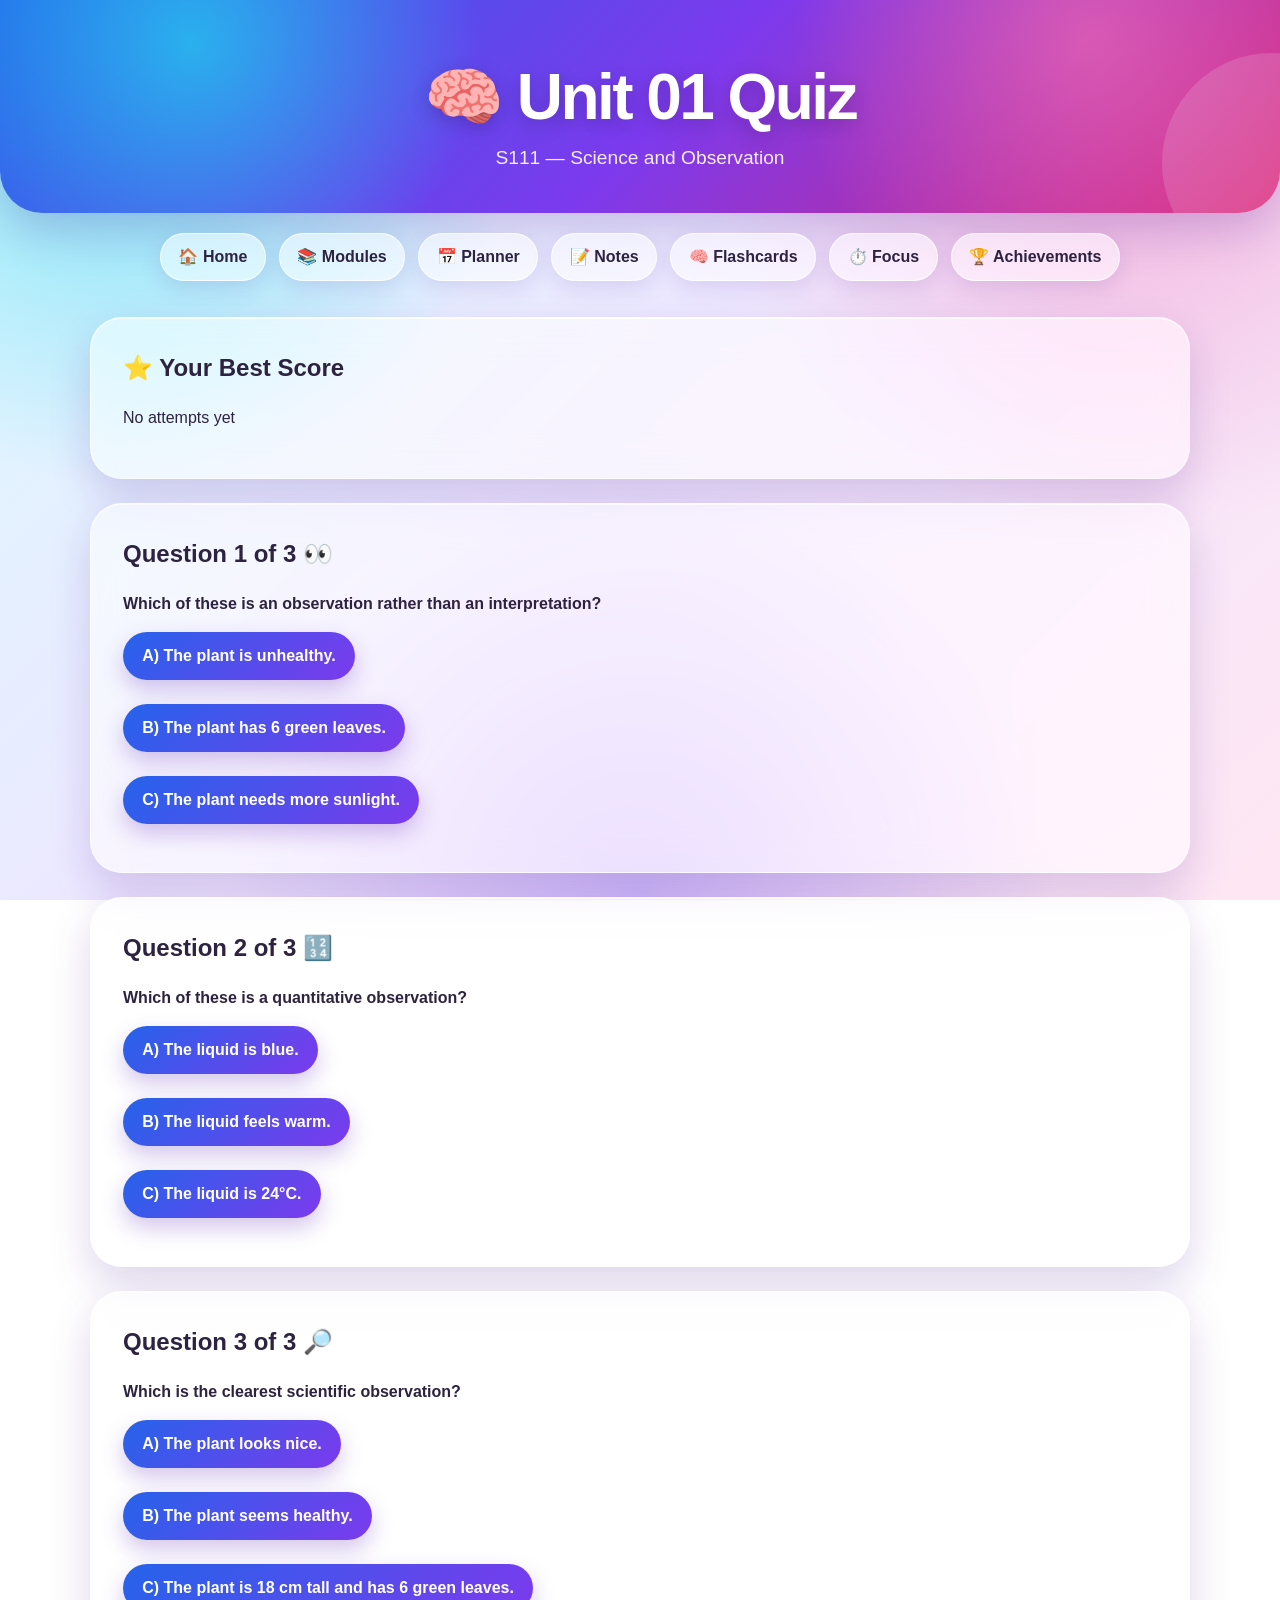
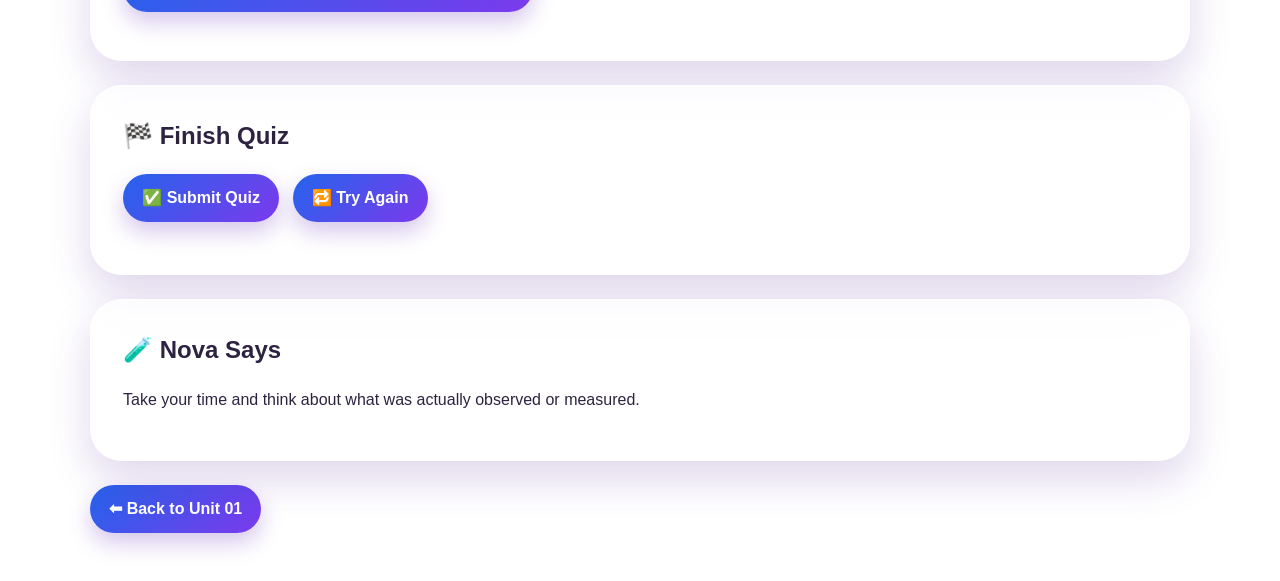
<file: quiz01.html>
<!DOCTYPE html>
<html lang="en">

<head>

<meta charset="UTF-8">
<meta name="viewport" content="width=device-width, initial-scale=1.0">

<title>Unit 01 Quiz - Science Companion</title>

<link rel="stylesheet" href="style.css">

</head>


<body>


<header class="hero">

<h1>🧠 Unit 01 Quiz</h1>

<p>S111 — Science and Observation</p>

</header>


<nav class="navbar">

<a href="index.html">🏠 Home</a>

<a href="units.html">📚 Modules</a>

<a href="planner.html">📅 Planner</a>

<a href="notes.html">📝 Notes</a>

<a href="flashcards.html">🧠 Flashcards</a>

<a href="focus.html">⏱️ Focus</a>

<a href="achievements.html">🏆 Achievements</a>

</nav>


<main class="dashboard">


<section class="card">

<h2>⭐ Your Best Score</h2>

<p id="quiz01BestScore">
No attempts yet
</p>

</section>


<!-- QUESTION 1 -->

<section class="card">

<h2>Question 1 of 3 👀</h2>

<p>
<strong>
Which of these is an observation rather than an interpretation?
</strong>
</p>

<button type="button" onclick="answerQuiz01(1, 'a')">
A) The plant is unhealthy.
</button>

<br><br>

<button type="button" onclick="answerQuiz01(1, 'b')">
B) The plant has 6 green leaves.
</button>

<br><br>

<button type="button" onclick="answerQuiz01(1, 'c')">
C) The plant needs more sunlight.
</button>

<p id="quiz01Result1"></p>

</section>


<!-- QUESTION 2 -->

<section class="card">

<h2>Question 2 of 3 🔢</h2>

<p>
<strong>
Which of these is a quantitative observation?
</strong>
</p>

<button type="button" onclick="answerQuiz01(2, 'a')">
A) The liquid is blue.
</button>

<br><br>

<button type="button" onclick="answerQuiz01(2, 'b')">
B) The liquid feels warm.
</button>

<br><br>

<button type="button" onclick="answerQuiz01(2, 'c')">
C) The liquid is 24°C.
</button>

<p id="quiz01Result2"></p>

</section>


<!-- QUESTION 3 -->

<section class="card">

<h2>Question 3 of 3 🔎</h2>

<p>
<strong>
Which is the clearest scientific observation?
</strong>
</p>

<button type="button" onclick="answerQuiz01(3, 'a')">
A) The plant looks nice.
</button>

<br><br>

<button type="button" onclick="answerQuiz01(3, 'b')">
B) The plant seems healthy.
</button>

<br><br>

<button type="button" onclick="answerQuiz01(3, 'c')">
C) The plant is 18 cm tall and has 6 green leaves.
</button>

<p id="quiz01Result3"></p>

</section>


<!-- FINISH -->

<section class="card">

<h2>🏁 Finish Quiz</h2>

<button type="button" id="submitQuiz01Button">
✅ Submit Quiz
</button>

&nbsp;

<button type="button" id="retryQuiz01Button">
🔁 Try Again
</button>

<h2 id="quiz01FinalResult"></h2>

<p id="quiz01Reward"></p>

</section>


<section class="card">

<h2>🧪 Nova Says</h2>

<p id="quiz01Nova">
Take your time and think about what was actually observed or measured.
</p>

</section>


<button onclick="location.href='unit01.html'">
⬅ Back to Unit 01
</button>


</main>


<script src="script.js"></script>


<script>

/* ======================================
   UNIT 01 QUIZ
====================================== */

let quiz01Answers = {
    1: null,
    2: null,
    3: null
};


const quiz01Correct = {
    1: "b",
    2: "c",
    3: "c"
};


function answerQuiz01(question, answer) {

    quiz01Answers[question] = answer;

    const result =
    document.getElementById(
        "quiz01Result" + question
    );


    if (answer === quiz01Correct[question]) {

        result.textContent =
        "✅ Correct!";

    }

    else {

        if (question === 1) {

            result.textContent =
            "💡 Not quite. Look for something that was directly seen or counted.";

        }

        if (question === 2) {

            result.textContent =
            "💡 Not quite. Quantitative observations contain numbers or measurements.";

        }

        if (question === 3) {

            result.textContent =
            "💡 Not quite. Scientific observations should be clear and specific.";

        }

    }

}


function showQuiz01BestScore() {

    const best =
    Number(
        localStorage.getItem("unit01QuizBest")
    ) || 0;


    const bestText =
    document.getElementById(
        "quiz01BestScore"
    );


    if (best === 0) {

        bestText.textContent =
        "No attempts yet";

    }

    else {

        bestText.textContent =
        "⭐ Best score: " +
        best +
        " / 3";

    }

}


document
.getElementById("submitQuiz01Button")
.addEventListener("click", function() {

    if (
        quiz01Answers[1] === null ||
        quiz01Answers[2] === null ||
        quiz01Answers[3] === null
    ) {

        document.getElementById(
            "quiz01FinalResult"
        ).textContent =
        "⚠️ Answer all 3 questions first.";

        return;

    }


    let score = 0;


    if (quiz01Answers[1] === quiz01Correct[1]) {
        score++;
    }

    if (quiz01Answers[2] === quiz01Correct[2]) {
        score++;
    }

    if (quiz01Answers[3] === quiz01Correct[3]) {
        score++;
    }


    const finalResult =
    document.getElementById(
        "quiz01FinalResult"
    );


    const nova =
    document.getElementById(
        "quiz01Nova"
    );


    const reward =
    document.getElementById(
        "quiz01Reward"
    );


    finalResult.textContent =
    "⭐ Score: " +
    score +
    " / 3";


    const oldBest =
    Number(
        localStorage.getItem(
            "unit01QuizBest"
        )
    ) || 0;


    if (score > oldBest) {

        localStorage.setItem(
            "unit01QuizBest",
            score
        );

    }


    if (score === 3) {

        nova.textContent =
        "🎉 Brilliant! You've mastered the Unit 01 observation basics.";

        const alreadyRewarded =
        localStorage.getItem(
            "unit01QuizRewarded"
        ) === "true";


        if (!alreadyRewarded) {

            if (typeof addXP === "function") {

                addXP(30);

            }

            localStorage.setItem(
                "unit01QuizRewarded",
                "true"
            );

            reward.textContent =
            "🏆 Perfect score! +30 XP";

        }

        else {

            reward.textContent =
            "✅ Perfect score! XP reward already collected.";

        }

    }

    else if (score === 2) {

        nova.textContent =
        "🌟 Great progress! Review the question you missed and try again.";

        reward.textContent = "";

    }

    else {

        nova.textContent =
        "🌱 No problem. Review your Unit 01 lessons and flashcards, then have another go.";

        reward.textContent = "";

    }


    showQuiz01BestScore();

});


document
.getElementById("retryQuiz01Button")
.addEventListener("click", function() {

    quiz01Answers = {
        1: null,
        2: null,
        3: null
    };


    document.getElementById(
        "quiz01Result1"
    ).textContent = "";

    document.getElementById(
        "quiz01Result2"
    ).textContent = "";

    document.getElementById(
        "quiz01Result3"
    ).textContent = "";

    document.getElementById(
        "quiz01FinalResult"
    ).textContent = "";

    document.getElementById(
        "quiz01Reward"
    ).textContent = "";


    document.getElementById(
        "quiz01Nova"
    ).textContent =
    "🧪 Fresh attempt! Think carefully about each observation.";


    window.scrollTo({
        top: 0,
        behavior: "smooth"
    });

});


showQuiz01BestScore();

</script>


</body>

</html>
</file>
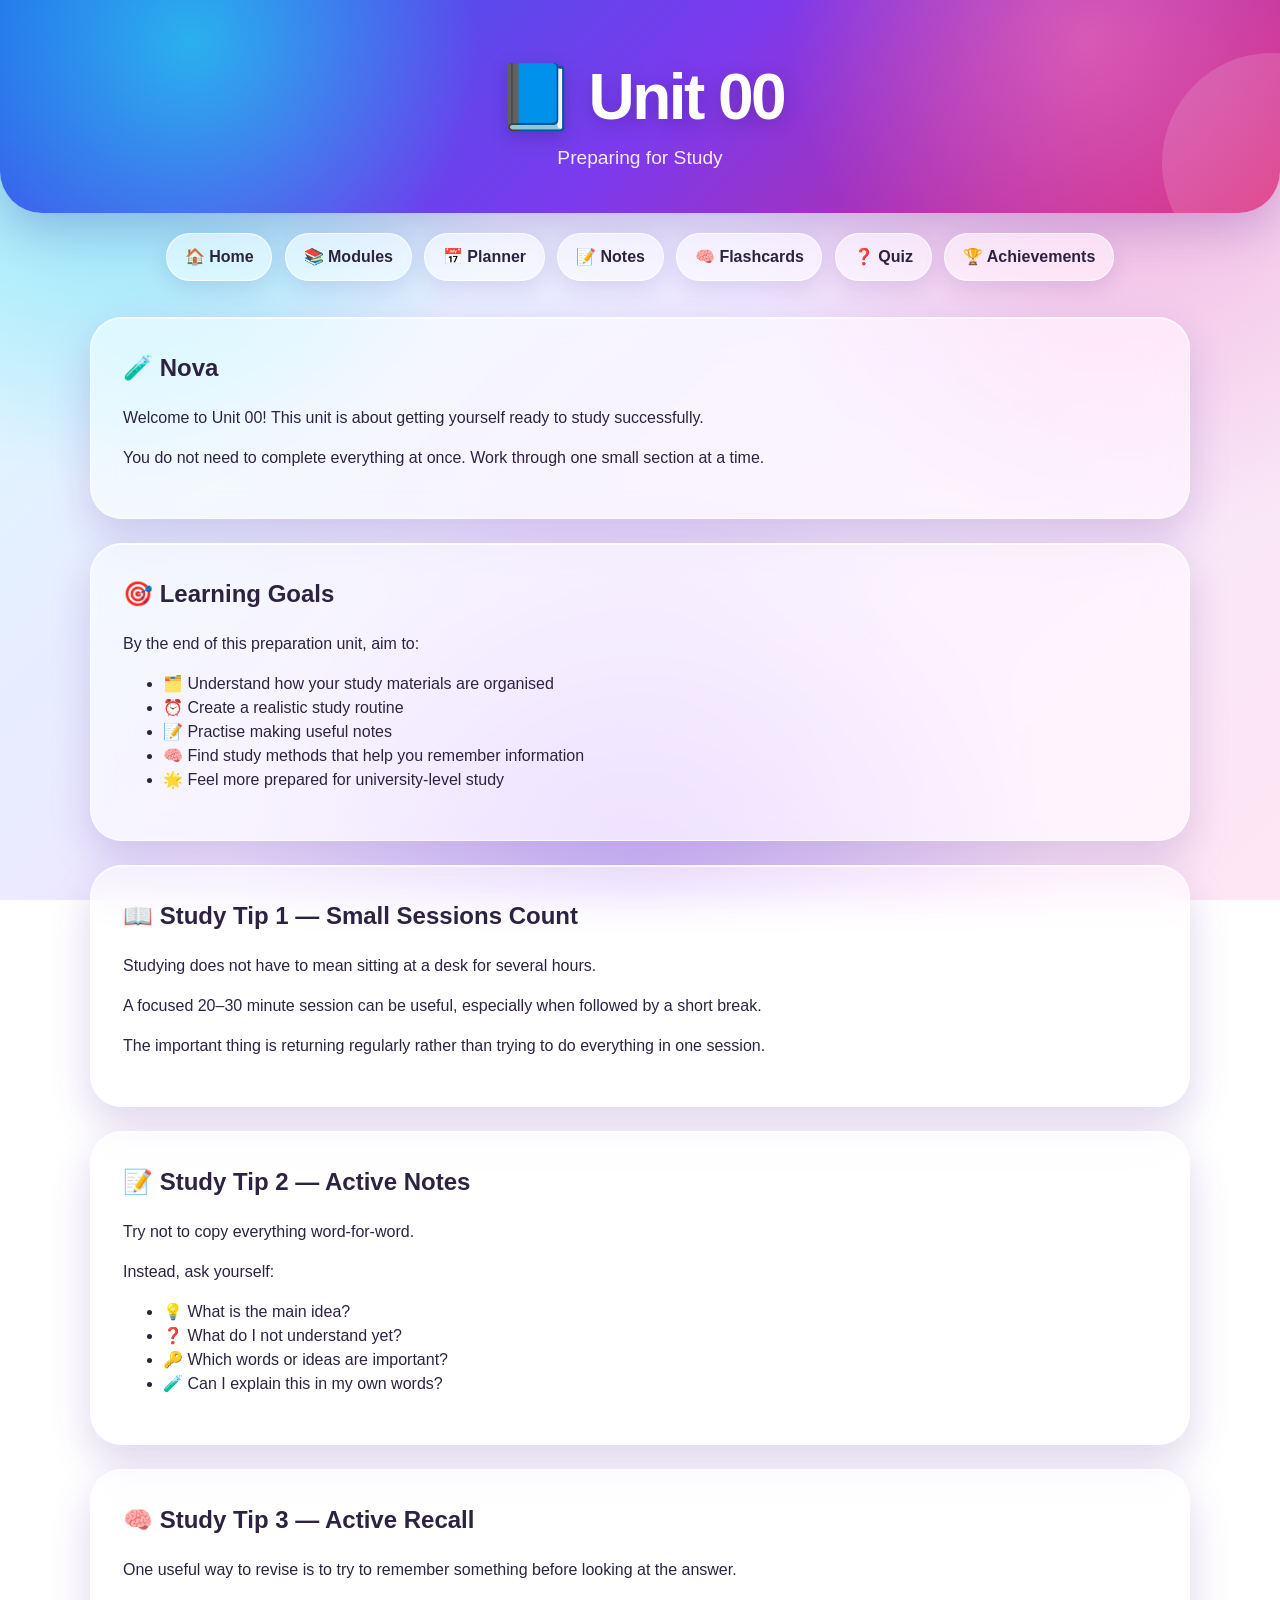
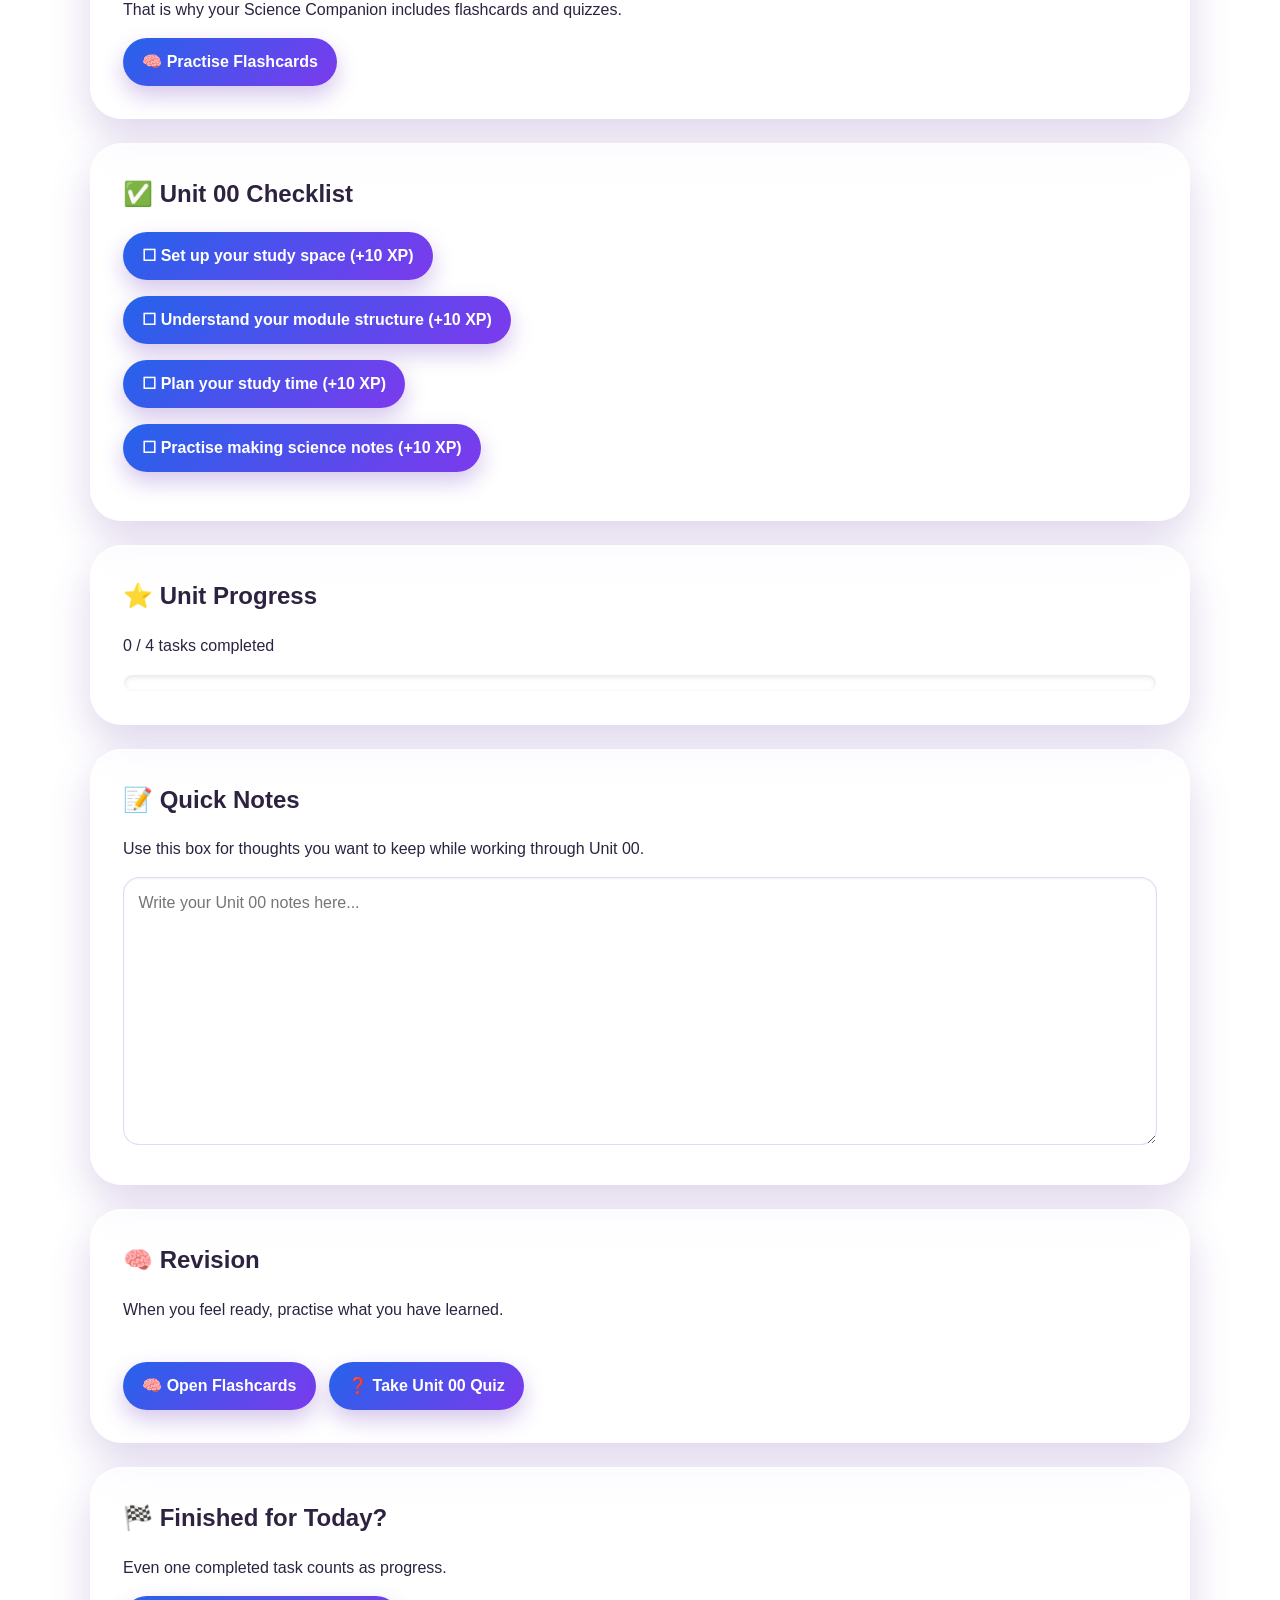
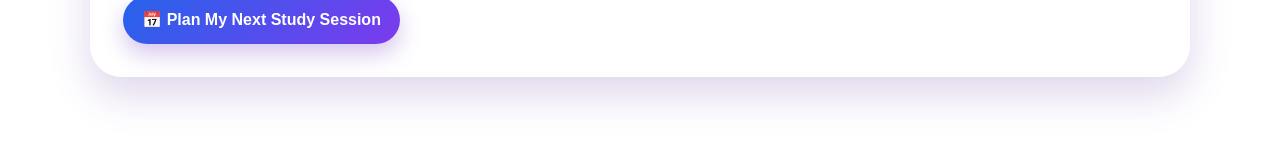
<file: unit00.html>
<!DOCTYPE html>
<html lang="en">

<head>

<meta charset="UTF-8">
<meta name="viewport" content="width=device-width, initial-scale=1.0">

<title>Unit 00 - Preparing for Study</title>

<link rel="stylesheet" href="style.css">

</head>


<body>


<header class="hero">

<h1>📘 Unit 00</h1>

<p>Preparing for Study</p>

</header>


<nav class="navbar">

<a href="index.html">🏠 Home</a>

<a href="units.html">📚 Modules</a>

<a href="planner.html">📅 Planner</a>

<a href="notes.html">📝 Notes</a>

<a href="flashcards.html">🧠 Flashcards</a>

<a href="quiz.html">❓ Quiz</a>

<a href="achievements.html">🏆 Achievements</a>

</nav>


<main class="dashboard">


<section class="card">

<h2>🧪 Nova</h2>

<p>
Welcome to Unit 00! This unit is about getting yourself ready to study successfully.
</p>

<p>
You do not need to complete everything at once. Work through one small section at a time.
</p>

</section>



<section class="card">

<h2>🎯 Learning Goals</h2>

<p>By the end of this preparation unit, aim to:</p>

<ul>

<li>🗂️ Understand how your study materials are organised</li>

<li>⏰ Create a realistic study routine</li>

<li>📝 Practise making useful notes</li>

<li>🧠 Find study methods that help you remember information</li>

<li>🌟 Feel more prepared for university-level study</li>

</ul>

</section>



<section class="card">

<h2>📖 Study Tip 1 — Small Sessions Count</h2>

<p>
Studying does not have to mean sitting at a desk for several hours.
</p>

<p>
A focused 20–30 minute session can be useful, especially when followed by a short break.
</p>

<p>
The important thing is returning regularly rather than trying to do everything in one session.
</p>

</section>



<section class="card">

<h2>📝 Study Tip 2 — Active Notes</h2>

<p>
Try not to copy everything word-for-word.
</p>

<p>
Instead, ask yourself:
</p>

<ul>

<li>💡 What is the main idea?</li>

<li>❓ What do I not understand yet?</li>

<li>🔑 Which words or ideas are important?</li>

<li>🧪 Can I explain this in my own words?</li>

</ul>

</section>



<section class="card">

<h2>🧠 Study Tip 3 — Active Recall</h2>

<p>
One useful way to revise is to try to remember something before looking at the answer.
</p>

<p>
That is why your Science Companion includes flashcards and quizzes.
</p>

<button onclick="location.href='flashcards.html'">

🧠 Practise Flashcards

</button>

</section>



<section class="card">

<h2>✅ Unit 00 Checklist</h2>

<p>
<button id="task1">
☐ Set up your study space (+10 XP)
</button>
</p>

<p>
<button id="task2">
☐ Understand your module structure (+10 XP)
</button>
</p>

<p>
<button id="task3">
☐ Plan your study time (+10 XP)
</button>
</p>

<p>
<button id="task4">
☐ Practise making science notes (+10 XP)
</button>
</p>

</section>



<section class="card">

<h2>⭐ Unit Progress</h2>

<p id="unitProgressText">
0 / 4 tasks completed
</p>

<div class="progress-bar">

<div id="unitProgressFill" class="progress-fill"></div>

</div>

</section>



<section class="card">

<h2>📝 Quick Notes</h2>

<p>
Use this box for thoughts you want to keep while working through Unit 00.
</p>

<textarea
id="unitNotes"
placeholder="Write your Unit 00 notes here..."
rows="10"
style="width:100%;">
</textarea>

</section>



<section class="card">

<h2>🧠 Revision</h2>

<p>
When you feel ready, practise what you have learned.
</p>

<br>

<button onclick="location.href='flashcards.html'">

🧠 Open Flashcards

</button>

&nbsp;

<button onclick="location.href='quiz.html'">

❓ Take Unit 00 Quiz

</button>

</section>



<section class="card">

<h2>🏁 Finished for Today?</h2>

<p>
Even one completed task counts as progress.
</p>

<button onclick="location.href='planner.html'">

📅 Plan My Next Study Session

</button>

</section>


</main>


<script src="script.js"></script>
<script src="js/unit00.js"></script>

<script>

if (typeof checkUnitCompletion === "function") {

    checkUnitCompletion();

}

</script>


</body>

</html>
</file>
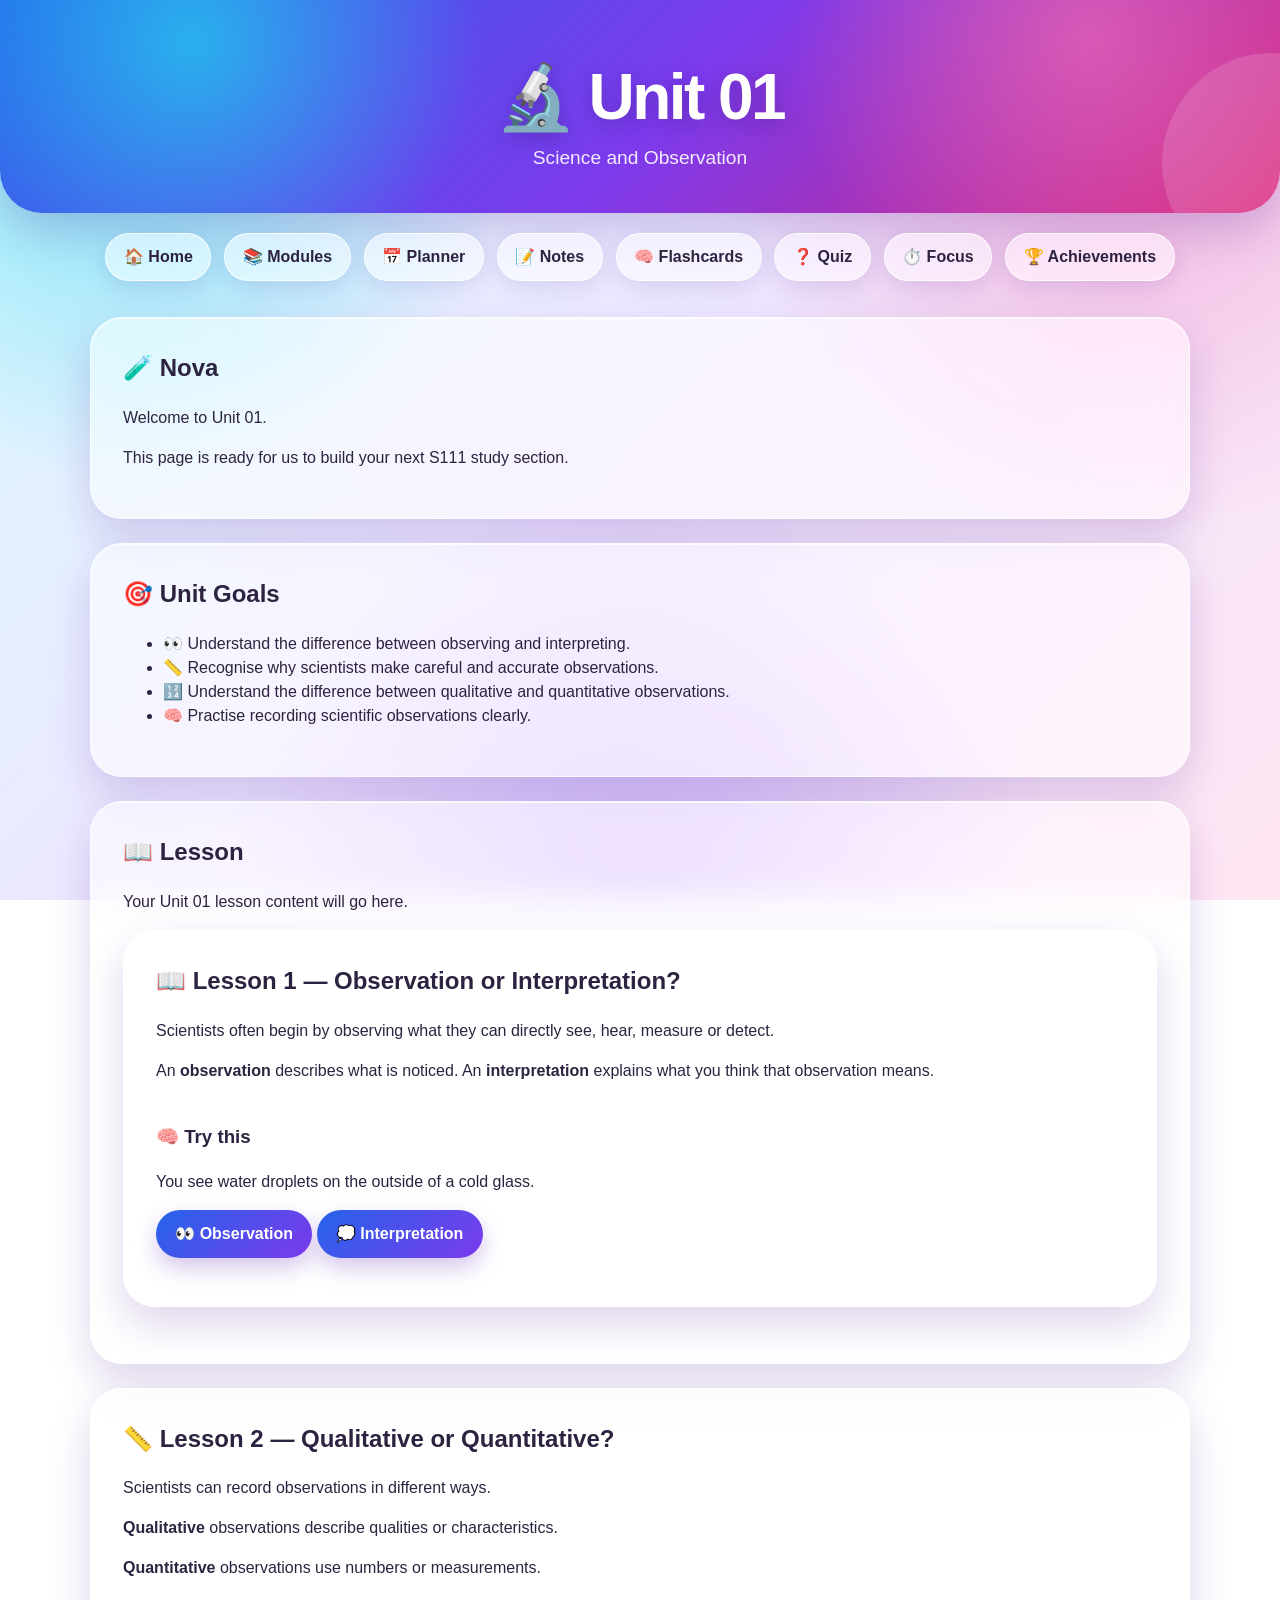
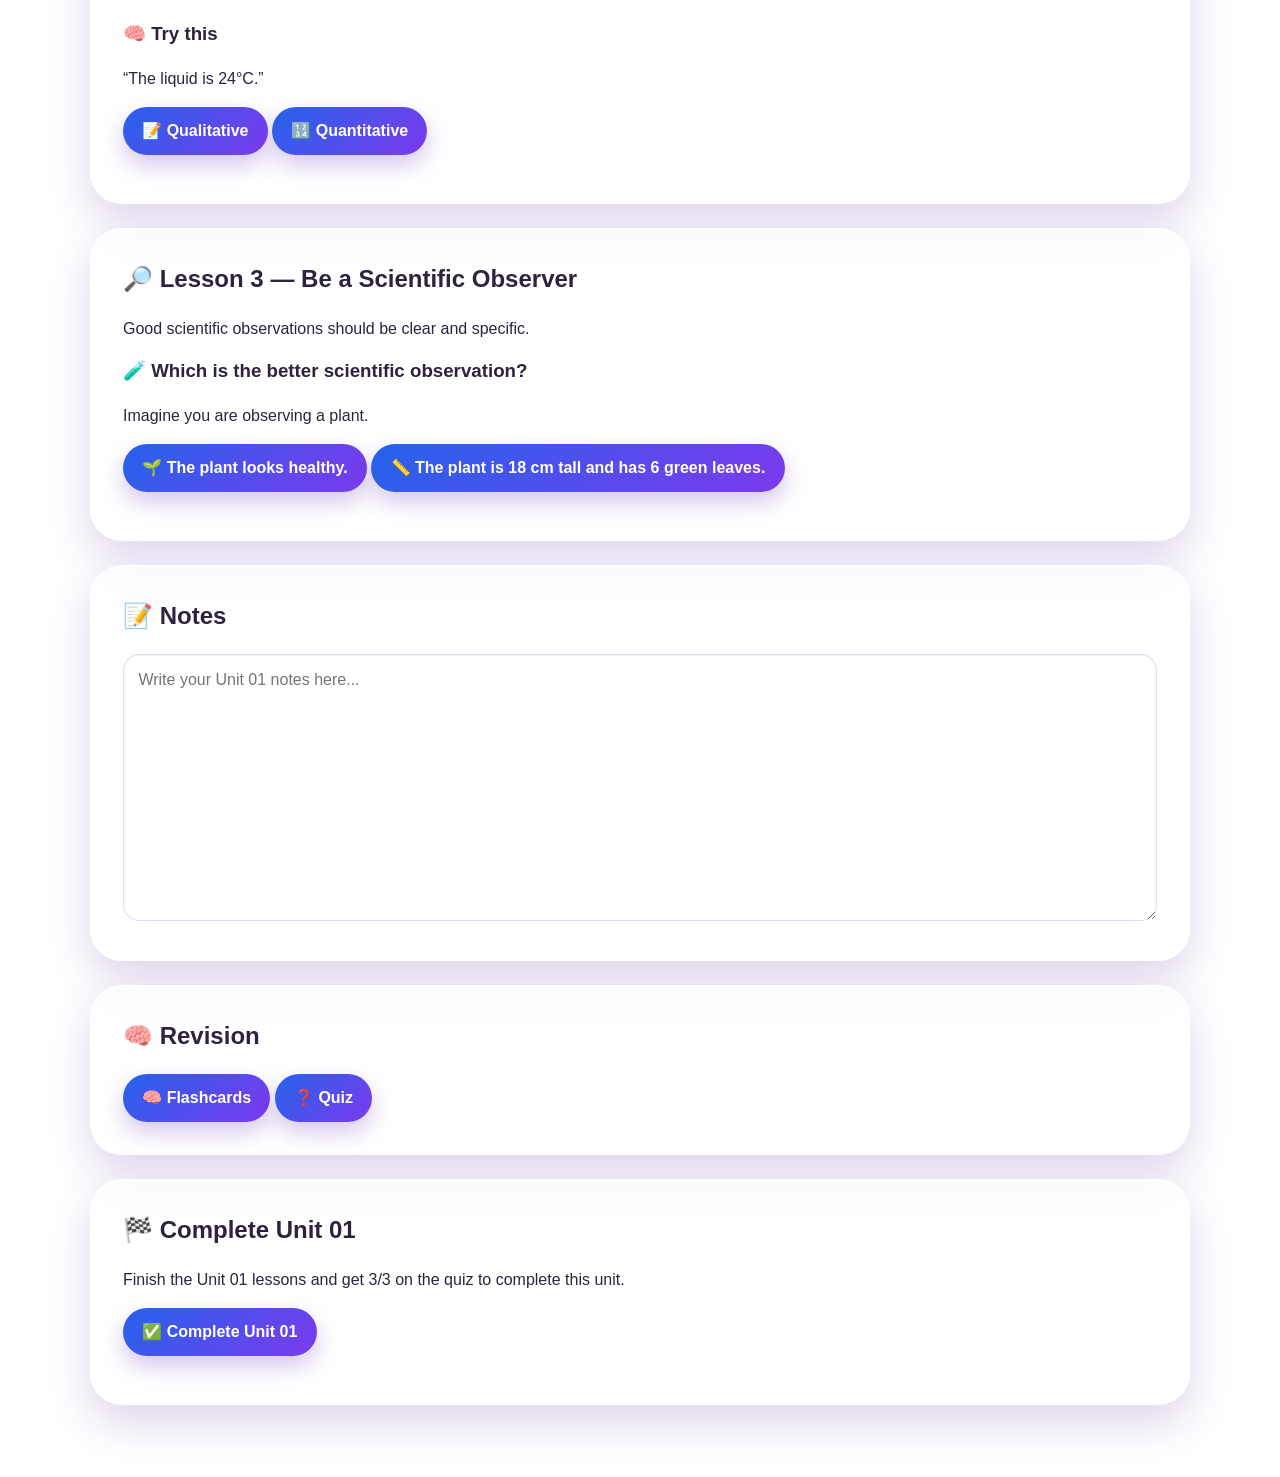
<file: unit01.html>
<!DOCTYPE html>
<html lang="en">

<head>

<meta charset="UTF-8">
<meta name="viewport" content="width=device-width, initial-scale=1.0">

<title>Unit 01 - Science and Observation</title>

<link rel="stylesheet" href="style.css">

</head>

<body>


<header class="hero">

<h1>🔬 Unit 01</h1>

<p>Science and Observation</p>

</header>


<nav class="navbar">

<a href="index.html">🏠 Home</a>

<a href="units.html">📚 Modules</a>

<a href="planner.html">📅 Planner</a>

<a href="notes.html">📝 Notes</a>

<a href="flashcards.html">🧠 Flashcards</a>

<a href="quiz.html">❓ Quiz</a>

<a href="focus.html">⏱️ Focus</a>

<a href="achievements.html">🏆 Achievements</a>

</nav>


<main class="dashboard">


<section class="card">

<h2>🧪 Nova</h2>

<p>
Welcome to Unit 01.
</p>

<p>
This page is ready for us to build your next S111 study section.
</p>

</section>


<section class="card">

<h2>🎯 Unit Goals</h2>

<ul>

<li>👀 Understand the difference between observing and interpreting.</li>

<li>📏 Recognise why scientists make careful and accurate observations.</li>

<li>🔢 Understand the difference between qualitative and quantitative observations.</li>

<li>🧠 Practise recording scientific observations clearly.</li>

</ul>

</section>


<section class="card">

<h2>📖 Lesson</h2>

<p>
Your Unit 01 lesson content will go here.
</p><section class="card">

<h2>📖 Lesson 1 — Observation or Interpretation?</h2>

<p>
Scientists often begin by observing what they can directly see, hear, measure or detect.
</p>

<p>
An <strong>observation</strong> describes what is noticed.
An <strong>interpretation</strong> explains what you think that observation means.
</p>

<br>

<h3>🧠 Try this</h3>

<p>
You see water droplets on the outside of a cold glass.
</p>

<button type="button" onclick="checkObservation('observation')">
👀 Observation
</button>

<button type="button" onclick="checkObservation('interpretation')">
💭 Interpretation
</button>

<p id="observationResult"></p>

</section>

</section>
<section class="card">

<h2>📏 Lesson 2 — Qualitative or Quantitative?</h2>

<p>
Scientists can record observations in different ways.
</p>

<p>
<strong>Qualitative</strong> observations describe qualities or characteristics.
</p>

<p>
<strong>Quantitative</strong> observations use numbers or measurements.
</p>

<br>

<h3>🧠 Try this</h3>

<p>
“The liquid is 24°C.”
</p>

<button type="button" onclick="checkObservationType('qualitative')">
📝 Qualitative
</button>

<button type="button" onclick="checkObservationType('quantitative')">
🔢 Quantitative
</button>

<p id="observationTypeResult"></p>

</section>
<section class="card">

<h2>🔎 Lesson 3 — Be a Scientific Observer</h2>

<p>
Good scientific observations should be clear and specific.
</p>

<h3>🧪 Which is the better scientific observation?</h3>

<p>
Imagine you are observing a plant.
</p>

<button type="button" onclick="checkCarefulObservation('vague')">
🌱 The plant looks healthy.
</button>

<button type="button" onclick="checkCarefulObservation('specific')">
📏 The plant is 18 cm tall and has 6 green leaves.
</button>

<p id="carefulObservationResult"></p>

</section>
<section class="card">

<h2>📝 Notes</h2>

<textarea
id="unit01Notes"
placeholder="Write your Unit 01 notes here..."
rows="10"
style="width:100%;">
</textarea>

</section>


<section class="card">

<h2>🧠 Revision</h2>

<button onclick="location.href='flashcards.html'">
🧠 Flashcards
</button>

<button onclick="location.href='quiz.html'">
❓ Quiz
</button>

</section>

<section class="card">

<h2>🏁 Complete Unit 01</h2>

<p>
Finish the Unit 01 lessons and get 3/3 on the quiz to complete this unit.
</p>

<button id="completeUnit01Button">
✅ Complete Unit 01
</button>

<p id="unit01CompleteMessage"></p>

</section>
</main>


<script src="script.js"></script>
<script src="js/notes.js"></script>
<script>

function checkObservation(answer) {

    const result =
    document.getElementById("observationResult");


    if (answer === "observation") {

        result.textContent =
        "✅ Correct! 'There are water droplets on the glass' is an observation.";

    }

    else {

        result.textContent =
        "💡 Not quite. An interpretation would explain why the droplets are there.";

    }

}
function checkObservationType(answer) {

    const result =
    document.getElementById("observationTypeResult");

    if (answer === "quantitative") {

        result.textContent =
        "✅ Correct! 24°C is a numerical measurement, so it is quantitative.";

    }

    else {

        result.textContent =
        "💡 Not quite. Because the observation uses a number and a measurement, it is quantitative.";

    }

}
function checkCarefulObservation(answer) {

    const result =
    document.getElementById("carefulObservationResult");

    if (answer === "specific") {

        result.textContent =
        "✅ Correct! Scientific observations are stronger when they are clear, specific and measurable.";

    }

    else {

        result.textContent =
        "💡 Not quite. 'Looks healthy' is vague. A better observation gives specific details you can record.";

    }

}
const completeUnit01Button =
document.getElementById("completeUnit01Button");

const unit01CompleteMessage =
document.getElementById("unit01CompleteMessage");

if (completeUnit01Button) {

    completeUnit01Button.addEventListener(
        "click",
        function() {

            const quizBest =
            Number(
                localStorage.getItem("unit01QuizBest")
            ) || 0;

            if (quizBest < 3) {

                unit01CompleteMessage.textContent =
                "🧠 Get 3/3 on the Unit 01 quiz first.";

                return;

            }

            localStorage.setItem(
                "unit01Complete",
                "true"
            );

            unit01CompleteMessage.textContent =
            "🎉 Unit 01 complete!";

            completeUnit01Button.disabled = true;

            completeUnit01Button.textContent =
            "✅ Unit 01 Completed";

            if (typeof addXP === "function") {

                addXP(50);

            }

        }
    );

}


if (
    localStorage.getItem("unit01Complete") === "true"
) {

    completeUnit01Button.disabled = true;

    completeUnit01Button.textContent =
    "✅ Unit 01 Completed";

    unit01CompleteMessage.textContent =
    "🎉 Unit 01 complete!";

}
</script>
</body>

</html>
</file>
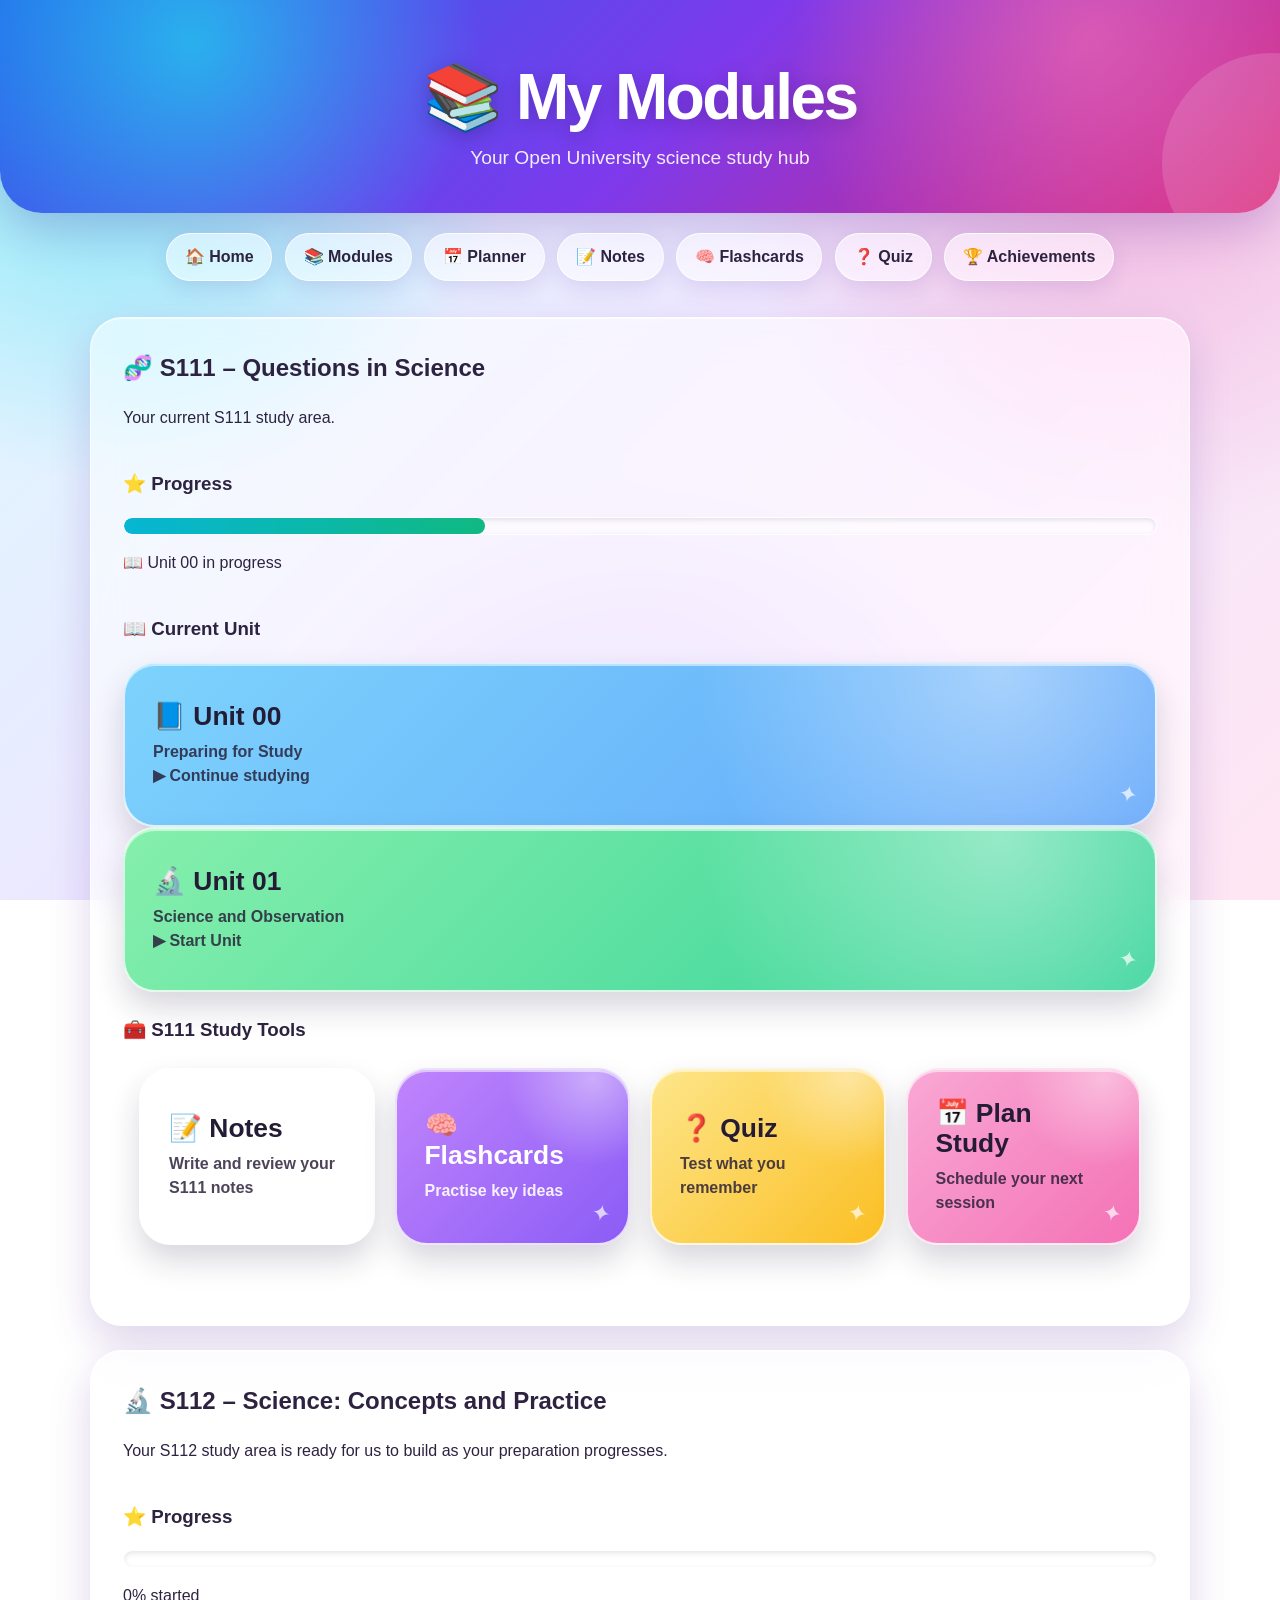
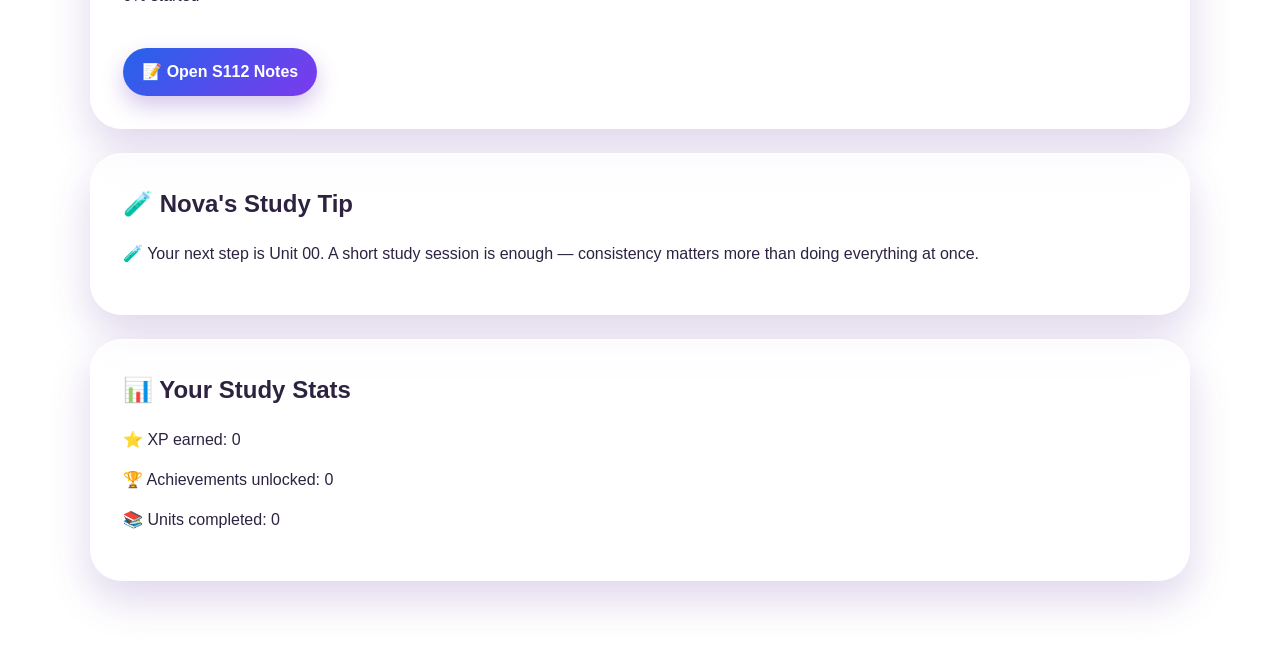
<file: units.html>
<!DOCTYPE html>
<html lang="en">

<head>

<meta charset="UTF-8">
<meta name="viewport" content="width=device-width, initial-scale=1.0">

<title>📚 My Modules - Science Companion</title>

<link rel="stylesheet" href="style.css">

</head>


<body>


<header class="hero">

<h1>📚 My Modules</h1>

<p>Your Open University science study hub</p>

</header>



<nav class="navbar">

<a href="index.html">🏠 Home</a>

<a href="units.html">📚 Modules</a>

<a href="planner.html">📅 Planner</a>

<a href="notes.html">📝 Notes</a>

<a href="flashcards.html">🧠 Flashcards</a>

<a href="quiz.html">❓ Quiz</a>

<a href="achievements.html">🏆 Achievements</a>

</nav>



<main class="dashboard">


<!-- S111 -->

<section class="card">

<h2>🧬 S111 – Questions in Science</h2>

<p>
Your current S111 study area.
</p>

<br>

<h3>⭐ Progress</h3>

<div class="progress-bar">

<div
id="s111ProgressFill"
class="progress-fill"
style="width:0%;">
</div>

</div>

<p id="s111ProgressText">
Checking your progress...
</p>

<br>


<h3>📖 Current Unit</h3>

<a href="unit00.html" class="tile unit-tile">

<h3>📘 Unit 00</h3>

<p>Preparing for Study</p>

<p id="unit00Status">
Checking progress...
</p>

</a>
<a href="unit01.html" class="tile s111-tile">

<h3>🔬 Unit 01</h3>

<p>Science and Observation</p>

<p id="unit01Status">
▶ Start Unit
</p>

</a>

<br>


<h3>🧰 S111 Study Tools</h3>

<div class="grid">


<a href="notes.html" class="tile">

<h3>📝 Notes</h3>

<p>Write and review your S111 notes</p>

</a>


<a href="flashcards.html" class="tile flashcards-tile">

<h3>🧠 Flashcards</h3>

<p>Practise key ideas</p>

</a>


<a href="quiz.html" class="tile quiz-tile">

<h3>❓ Quiz</h3>

<p>Test what you remember</p>

</a>


<a href="planner.html" class="tile planner-tile">

<h3>📅 Plan Study</h3>

<p>Schedule your next session</p>

</a>


</div>

</section>



<!-- S112 -->

<section class="card">

<h2>🔬 S112 – Science: Concepts and Practice</h2>

<p>
Your S112 study area is ready for us to build as your preparation progresses.
</p>

<br>

<h3>⭐ Progress</h3>

<div class="progress-bar">

<div
class="progress-fill"
style="width:0%;">
</div>

</div>

<p>
0% started
</p>

<br>

<button onclick="location.href='notes.html'">

📝 Open S112 Notes

</button>

</section>



<!-- Nova -->

<section class="card">

<h2>🧪 Nova's Study Tip</h2>

<p id="moduleNovaMessage">

Start with one small task. You do not need to study everything at once.

</p>

</section>



<!-- Overall Stats -->

<section class="card">

<h2>📊 Your Study Stats</h2>

<p id="moduleXP">
⭐ XP: loading...
</p>

<p id="moduleAchievements">
🏆 Achievements: loading...
</p>

<p id="moduleCompleted">
📚 Units completed: loading...
</p>

</section>


</main>



<script src="script.js"></script>


<script>

/* ======================================
   MODULE PAGE PROGRESS
====================================== */

const unit00Complete =
localStorage.getItem("unit00Complete") === "true";


const unitStatus =
document.getElementById("unit00Status");


const progressText =
document.getElementById("s111ProgressText");


const progressFill =
document.getElementById("s111ProgressFill");


if (unit00Complete) {

    unitStatus.textContent =
    "✅ Completed";

    const unit01Complete =
    localStorage.getItem("unit01Complete") === "true";

    if (unit01Complete) {

        progressText.innerHTML =
        "✅ Unit 00 completed<br>✅ Unit 01 completed";

        progressFill.style.width =
        "100%";

    } else {

        progressText.textContent =
        "✅ Unit 00 completed";

        progressFill.style.width =
        "50%";

    }

}

else {

    unitStatus.textContent =
    "▶ Continue studying";

    progressText.textContent =
    "📖 Unit 00 in progress";

    progressFill.style.width =
    "35%";

}



/* XP */

const savedXP =
Number(localStorage.getItem("xp")) || 0;

document.getElementById("moduleXP").textContent =
"⭐ XP earned: " + savedXP;



/* Achievements */

const savedAchievements =
JSON.parse(
localStorage.getItem("achievements")
) || [];

document.getElementById(
"moduleAchievements"
).textContent =
"🏆 Achievements unlocked: " +
savedAchievements.length;



/* Units */

document.getElementById(
"moduleCompleted"
).textContent =
"📚 Units completed: " +
(unit00Complete ? 1 : 0);



/* Nova */

const novaMessage =
document.getElementById("moduleNovaMessage");


if (unit00Complete) {

    novaMessage.textContent =
    "🌟 Unit 00 is complete! Use your notes, flashcards and quiz to keep the ideas fresh.";

}

else {

    novaMessage.textContent =
    "🧪 Your next step is Unit 00. A short study session is enough — consistency matters more than doing everything at once.";

}
const completedUnitsText =
document.getElementById("moduleCompleted");

if (completedUnitsText) {

    let completedUnits = 0;

    if (
        localStorage.getItem("unit00Complete") === "true"
    ) {
        completedUnits++;
    }

    if (
        localStorage.getItem("unit01Complete") === "true"
    ) {
        completedUnits++;
    }

    completedUnitsText.textContent =
    "📚 Units completed: " +
    completedUnits;

}
// ======================================
// ✅ UNIT 01 TILE STATUS
// ======================================

const unit01Status =
document.getElementById("unit01Status");

if (unit01Status) {

    if (
        localStorage.getItem("unit01Complete") === "true"
    ) {

        unit01Status.textContent =
        "✅ Completed";

    }

}
</script>


</body>

</html>
</file>
<file: style.css>
/* =========================================================
   SCIENCE COMPANION — COMPLETE STYLESHEET
   Replace the entire contents of style.css with this file.
   ========================================================= */


/* ---------- Theme ---------- */

:root {
    --ink: #2d2340;
    --muted: #675b78;
    --white: #ffffff;

    --purple: #7c3aed;
    --purple-dark: #5b21b6;
    --blue: #2563eb;
    --cyan: #06b6d4;
    --green: #10b981;
    --yellow: #f59e0b;
    --pink: #ec4899;

    --glass: rgba(255, 255, 255, 0.34);
    --glass-strong: rgba(255, 255, 255, 0.68);
    --glass-border: rgba(255, 255, 255, 0.66);

    --shadow-soft: 0 14px 35px rgba(76, 29, 149, 0.14);
    --shadow-card: 0 18px 42px rgba(76, 29, 149, 0.18);
    --shadow-hover: 0 24px 50px rgba(76, 29, 149, 0.26);

    --radius-small: 16px;
    --radius-medium: 24px;
    --radius-large: 32px;

    --page-width: 1100px;
}


/* ---------- Reset and base ---------- */

*,
*::before,
*::after {
    box-sizing: border-box;
}

html {
    scroll-behavior: smooth;
}

body {
    min-height: 100vh;
    margin: 0;
    overflow-x: hidden;

    font-family:
        Inter,
        ui-rounded,
        "Segoe UI",
        Arial,
        sans-serif;

    color: var(--ink);
    line-height: 1.5;

    background:
        radial-gradient(
            circle at 10% 10%,
            rgba(34, 211, 238, 0.52),
            transparent 28%
        ),
        radial-gradient(
            circle at 88% 14%,
            rgba(244, 114, 182, 0.42),
            transparent 30%
        ),
        radial-gradient(
            circle at 50% 100%,
            rgba(167, 139, 250, 0.48),
            transparent 38%
        ),
        linear-gradient(
            135deg,
            #d9fbff 0%,
            #eee7ff 48%,
            #ffe6f3 100%
        );

    background-attachment: fixed;
}

img,
svg {
    display: block;
    max-width: 100%;
}

a {
    color: inherit;
}

button,
input,
textarea,
select {
    font: inherit;
}

h1,
h2,
h3,
p {
    overflow-wrap: anywhere;
}


/* ---------- Header ---------- */

.hero {
    position: relative;
    overflow: hidden;

    padding: clamp(2rem, 5vw, 4rem) 1rem 2.5rem;

    color: var(--white);
    text-align: center;

    background:
        radial-gradient(
            circle at 15% 20%,
            rgba(34, 211, 238, 0.72),
            transparent 26%
        ),
        radial-gradient(
            circle at 85% 18%,
            rgba(244, 114, 182, 0.62),
            transparent 27%
        ),
        linear-gradient(
            135deg,
            #2563eb 0%,
            #7c3aed 52%,
            #db2777 100%
        );

    border-radius: 0 0 42px 42px;

    box-shadow:
        0 18px 45px rgba(76, 29, 149, 0.22);
}

.hero::after {
    content: "";

    position: absolute;
    right: -8%;
    bottom: -60px;

    width: 220px;
    height: 220px;

    pointer-events: none;

    background: rgba(255, 255, 255, 0.14);
    border-radius: 50%;
}

.hero h1 {
    position: relative;
    z-index: 1;

    margin: 0;

    font-size: clamp(2.2rem, 6vw, 4rem);
    line-height: 1.05;
    letter-spacing: -0.04em;

    text-shadow:
        0 5px 18px rgba(35, 20, 74, 0.26);
}

.hero > p {
    position: relative;
    z-index: 1;

    max-width: 680px;
    margin: 0.8rem auto 0;

    color: rgba(255, 255, 255, 0.9);

    font-size: clamp(1rem, 2vw, 1.2rem);
}


/* ---------- Navigation ---------- */

.navbar {
    display: flex;
    flex-wrap: wrap;
    justify-content: center;
    gap: 0.8rem;

    width: min(var(--page-width), calc(100% - 2rem));
    margin: 0 auto;
    padding: 1.25rem 0;
}

.navbar a {
    display: inline-flex;
    align-items: center;
    justify-content: center;

    min-height: 44px;
    padding: 0.7rem 1.1rem;

    color: var(--ink);

    font-weight: 750;
    text-decoration: none;

    background: rgba(255, 255, 255, 0.58);

    border: 1px solid rgba(255, 255, 255, 0.8);
    border-radius: 999px;

    -webkit-backdrop-filter:
        blur(14px) saturate(135%);

    backdrop-filter:
        blur(14px) saturate(135%);

    box-shadow:
        0 8px 22px rgba(76, 29, 149, 0.12);

    transition:
        transform 180ms ease,
        background-color 180ms ease,
        box-shadow 180ms ease;
}

.navbar a:hover {
    transform: translateY(-3px);

    background: rgba(255, 255, 255, 0.82);

    box-shadow:
        0 12px 26px rgba(76, 29, 149, 0.18);
}

.navbar a[aria-current="page"],
.navbar a.active {
    color: var(--white);

    background:
        linear-gradient(
            135deg,
            var(--blue),
            var(--purple)
        );
}


/* ---------- Main layout ---------- */

main,
.dashboard,
.container {
    width: min(var(--page-width), calc(100% - 2rem));
    margin: 0 auto;
}

.dashboard,
.container {
    padding: 1rem 0 3rem;
}

section {
    scroll-margin-top: 1rem;
}


/* ---------- General glass cards ---------- */

.card {
    margin: 0 0 1.5rem;

    padding:
        clamp(1.25rem, 3vw, 2rem);

    background:
        rgba(255, 255, 255, 0.56);

    border:
        1px solid var(--glass-border);

    border-radius:
        var(--radius-large);

    -webkit-backdrop-filter:
        blur(18px) saturate(135%);

    backdrop-filter:
        blur(18px) saturate(135%);

    box-shadow:
        var(--shadow-card),
        inset 0 1px 0 rgba(255, 255, 255, 0.74);
}

.card h2,
.card h3 {
    margin-top: 0;
}


/* ---------- Nova glass welcome panel ---------- */

.nova-box {
    position: relative;
    z-index: 1;

    display: flex;
    align-items: center;

    gap:
        clamp(1rem, 3vw, 1.6rem);

    width:
        min(900px, calc(100% - 1rem));

    margin:
        1.6rem auto 0;

    padding:
        clamp(1.25rem, 3vw, 2rem);

    color: var(--ink);
    text-align: left;

    background:
        linear-gradient(
            135deg,
            rgba(255, 255, 255, 0.38),
            rgba(255, 255, 255, 0.18)
        );

    border:
        1px solid rgba(255, 255, 255, 0.68);

    border-radius:
        var(--radius-large);

    -webkit-backdrop-filter:
        blur(22px) saturate(150%);

    backdrop-filter:
        blur(22px) saturate(150%);

    box-shadow:
        0 22px 48px rgba(35, 20, 74, 0.24),
        inset 0 1px 0 rgba(255, 255, 255, 0.82);
}

.nova-box::before {
    content: "";

    position: absolute;
    inset: 0;
    z-index: -1;

    pointer-events: none;

    background:
        radial-gradient(
            circle at 15% 10%,
            rgba(255, 255, 255, 0.34),
            transparent 35%
        ),
        linear-gradient(
            135deg,
            rgba(34, 211, 238, 0.10),
            rgba(244, 114, 182, 0.08)
        );

    border-radius: inherit;
}

.nova-avatar {
    display: grid;
    place-items: center;

    flex: 0 0 96px;

    width: 96px;
    height: 96px;

    font-size: 3.5rem;
    line-height: 1;

    background:
        linear-gradient(
            145deg,
            rgba(255, 255, 255, 0.52),
            rgba(255, 255, 255, 0.18)
        );

    border:
        1px solid rgba(255, 255, 255, 0.74);

    border-radius: 50%;

    -webkit-backdrop-filter:
        blur(14px) saturate(145%);

    backdrop-filter:
        blur(14px) saturate(145%);

    box-shadow:
        0 14px 30px rgba(35, 20, 74, 0.18),
        inset 0 1px 0 rgba(255, 255, 255, 0.82);
}

.nova-message {
    min-width: 0;
}

.nova-message h3 {
    margin: 0 0 0.45rem;

    color: var(--purple-dark);

    font-size:
        clamp(1.6rem, 3vw, 2rem);

    line-height: 1.15;
}

.nova-message p {
    margin: 0;

    color: var(--ink);

    font-size:
        clamp(1rem, 2vw, 1.08rem);

    line-height: 1.6;
}

.nova-message p + p {
    margin-top: 0.55rem;
}

/* White Nova text when the box is inside the colourful hero */

.hero .nova-message h3 {
    color: #ffffff;

    text-shadow:
        0 2px 10px rgba(35, 20, 74, 0.26);
}

.hero .nova-message p {
    color: rgba(255, 255, 255, 0.94);
}


/* ---------- Dashboard tile grid ---------- */

.grid {
    display: grid;

    grid-template-columns:
        repeat(auto-fit, minmax(225px, 1fr));

    gap: 1.25rem;

    width:
        min(var(--page-width), calc(100% - 2rem));

    margin:
        1.5rem auto 3rem;
}

.tile {
    position: relative;
    isolation: isolate;
    overflow: hidden;

    display: flex;
    flex-direction: column;
    justify-content: center;

    min-height: 165px;
    padding: 1.75rem;

    color: #241b35;
    text-decoration: none;

    border:
        2px solid rgba(255, 255, 255, 0.78);

    border-radius:
        var(--radius-large);

    box-shadow:
        0 16px 30px rgba(45, 35, 64, 0.18),
        inset 0 2px 0 rgba(255, 255, 255, 0.54);

    transition:
        transform 220ms ease,
        box-shadow 220ms ease,
        filter 220ms ease;
}

.tile::before {
    content: "";

    position: absolute;
    inset: 0;
    z-index: -1;

    opacity: 0.6;
    pointer-events: none;

    background:
        radial-gradient(
            circle at 85% 5%,
            rgba(255, 255, 255, 0.7),
            transparent 34%
        );
}

.tile::after {
    content: "✦";

    position: absolute;
    right: 1.1rem;
    bottom: 0.8rem;

    color:
        rgba(255, 255, 255, 0.7);

    font-size: 1.45rem;

    transform:
        rotate(12deg);
}

.tile:hover {
    transform:
        translateY(-9px)
        scale(1.035);

    filter:
        saturate(1.12);

    box-shadow:
        var(--shadow-hover),
        inset 0 2px 0 rgba(255, 255, 255, 0.68);
}

.tile:active {
    transform:
        translateY(-3px)
        scale(1.01);
}

.tile h3 {
    margin: 0 0 0.55rem;

    font-size:
        clamp(1.35rem, 2.5vw, 1.65rem);

    line-height: 1.15;
}

.tile p {
    margin: 0;

    color:
        rgba(36, 27, 53, 0.82);

    font-size: 1rem;
    font-weight: 650;
}


/* ---------- Individual tile colours ---------- */

.unit-tile {
    background:
        linear-gradient(
            135deg,
            #7dd3fc 0%,
            #60a5fa 100%
        );
}

.s111-tile {
    background:
        linear-gradient(
            135deg,
            #86efac 0%,
            #34d399 100%
        );
}

.s112-tile {
    background:
        linear-gradient(
            135deg,
            #c4b5fd 0%,
            #a78bfa 100%
        );
}

.quiz-tile {
    background:
        linear-gradient(
            135deg,
            #fde68a 0%,
            #fbbf24 100%
        );
}

.flashcards-tile {
    color: #ffffff;

    background:
        linear-gradient(
            135deg,
            #c084fc 0%,
            #8b5cf6 100%
        );
}

.flashcards-tile p {
    color:
        rgba(255, 255, 255, 0.9);
}

.achievement-tile {
    background:
        linear-gradient(
            135deg,
            #fcd34d 0%,
            #fb923c 100%
        );
}

.planner-tile {
    background:
        linear-gradient(
            135deg,
            #f9a8d4 0%,
            #f472b6 100%
        );
}


/* ---------- Buttons and button links ---------- */

button,
.button,
.btn {
    display: inline-flex;
    align-items: center;
    justify-content: center;
    gap: 0.45rem;

    min-height: 44px;
    padding: 0.75rem 1.2rem;

    color: #ffffff;

    font-weight: 750;
    text-decoration: none;

    background:
        linear-gradient(
            135deg,
            var(--blue),
            var(--purple)
        );

    border: 0;
    border-radius: 999px;

    box-shadow:
        0 10px 22px rgba(91, 33, 182, 0.25);

    cursor: pointer;

    transition:
        transform 180ms ease,
        box-shadow 180ms ease,
        filter 180ms ease;
}

button:hover,
.button:hover,
.btn:hover {
    transform:
        translateY(-2px);

    filter:
        saturate(1.1);

    box-shadow:
        0 14px 28px rgba(91, 33, 182, 0.32);
}

button:active,
.button:active,
.btn:active {
    transform:
        translateY(0);
}

button:disabled {
    opacity: 0.55;
    cursor: not-allowed;
    transform: none;
}


/* ---------- Forms ---------- */

label {
    display: block;

    margin-bottom: 0.35rem;

    font-weight: 750;
}

input,
textarea,
select {
    width: 100%;

    padding: 0.8rem 0.9rem;

    color: var(--ink);

    background:
        rgba(255, 255, 255, 0.72);

    border:
        1px solid rgba(124, 58, 237, 0.2);

    border-radius:
        var(--radius-small);

    outline: none;

    box-shadow:
        inset 0 1px 2px rgba(45, 35, 64, 0.06);

    transition:
        border-color 160ms ease,
        box-shadow 160ms ease,
        background-color 160ms ease;
}

textarea {
    min-height: 130px;
    resize: vertical;
}

input:focus,
textarea:focus,
select:focus {
    background:
        rgba(255, 255, 255, 0.92);

    border-color:
        rgba(124, 58, 237, 0.72);

    box-shadow:
        0 0 0 4px rgba(124, 58, 237, 0.13);
}


/* ---------- Flashcards ---------- */

.flashcard {
    position: relative;

    margin: 1rem 0;
    padding: 1.4rem;

    background:
        rgba(255, 255, 255, 0.62);

    border:
        1px solid rgba(255, 255, 255, 0.82);

    border-radius:
        var(--radius-medium);

    -webkit-backdrop-filter:
        blur(16px) saturate(135%);

    backdrop-filter:
        blur(16px) saturate(135%);

    box-shadow:
        var(--shadow-soft);

    cursor: pointer;

    transition:
        transform 180ms ease,
        box-shadow 180ms ease;
}

.flashcard:hover {
    transform:
        translateY(-4px);

    box-shadow:
        var(--shadow-card);
}

.flashcard .answer {
    display: none;

    margin-top: 1rem;
    padding-top: 1rem;

    border-top:
        1px solid rgba(124, 58, 237, 0.16);
}

.flashcard.show .answer,
.flashcard.is-flipped .answer {
    display: block;
}


/* ---------- Quiz ---------- */

.quiz-container,
.question,
.quiz-question {
    margin-bottom: 1.25rem;
}

.option,
.quiz-option {
    display: block;

    width: 100%;

    margin: 0.65rem 0;
    padding: 0.9rem 1rem;

    color: var(--ink);
    text-align: left;

    background:
        rgba(255, 255, 255, 0.68);

    border:
        1px solid rgba(124, 58, 237, 0.16);

    border-radius:
        var(--radius-small);

    box-shadow:
        0 7px 18px rgba(76, 29, 149, 0.09);
}

.correct {
    background:
        rgba(134, 239, 172, 0.72);

    border-color:
        rgba(16, 185, 129, 0.52);
}

.incorrect {
    background:
        rgba(254, 202, 202, 0.78);

    border-color:
        rgba(239, 68, 68, 0.46);
}

.result,
.quiz-result {
    margin-top: 1rem;
    padding: 1rem;

    font-weight: 750;

    background:
        rgba(255, 255, 255, 0.62);

    border-radius:
        var(--radius-small);
}


/* ---------- Progress ---------- */

.progress-bar {
    width: 100%;
    height: 18px;

    overflow: hidden;

    background:
        rgba(255, 255, 255, 0.58);

    border:
        1px solid rgba(255, 255, 255, 0.74);

    border-radius: 999px;

    box-shadow:
        inset 0 2px 5px rgba(45, 35, 64, 0.12);
}

.progress-fill {
    width: 0;
    height: 100%;

    background:
        linear-gradient(
            90deg,
            var(--cyan),
            var(--green)
        );

    border-radius: inherit;

    transition:
        width 400ms ease;
}


/* ---------- Planner and achievements ---------- */

.planner-grid,
.achievement-grid,
.achievements-grid {
    display: grid;

    grid-template-columns:
        repeat(auto-fit, minmax(220px, 1fr));

    gap: 1rem;
}

.planner-card,
.study-session,
.achievement,
.achievement-card,
.badge {
    padding: 1.2rem;

    background:
        rgba(255, 255, 255, 0.6);

    border:
        1px solid rgba(255, 255, 255, 0.78);

    border-radius:
        var(--radius-medium);

    -webkit-backdrop-filter:
        blur(15px) saturate(135%);

    backdrop-filter:
        blur(15px) saturate(135%);

    box-shadow:
        var(--shadow-soft);
}

.badge,
.achievement,
.achievement-card {
    text-align: center;
}


/* ---------- Tables ---------- */

table {
    width: 100%;

    border-collapse: collapse;
    overflow: hidden;

    background:
        rgba(255, 255, 255, 0.56);

    border-radius:
        var(--radius-medium);
}

th,
td {
    padding: 0.85rem;

    text-align: left;

    border-bottom:
        1px solid rgba(124, 58, 237, 0.12);
}

th {
    color: var(--purple-dark);

    background:
        rgba(255, 255, 255, 0.45);
}


/* ---------- Accessibility ---------- */

a:focus-visible,
button:focus-visible,
input:focus-visible,
textarea:focus-visible,
select:focus-visible,
.flashcard:focus-visible {
    outline:
        3px solid rgba(6, 182, 212, 0.86);

    outline-offset: 4px;
}


/* More opaque fallback if backdrop blur is unavailable */

@supports not (
    (-webkit-backdrop-filter: blur(1px))
    or
    (backdrop-filter: blur(1px))
) {
    .navbar a,
    .card,
    .nova-box,
    .nova-avatar,
    .flashcard,
    .planner-card,
    .study-session,
    .achievement,
    .achievement-card,
    .badge {
        background:
            rgba(255, 255, 255, 0.88);
    }
}


/* ---------- Responsive layout ---------- */

@media (max-width: 700px) {
    .hero {
        border-radius:
            0 0 30px 30px;
    }

    .navbar {
        gap: 0.6rem;
    }

    .navbar a {
        flex:
            1 1 auto;
    }

    .nova-box {
        align-items: flex-start;

        width: 100%;

        border-radius:
            1.5rem;
    }

    .nova-avatar {
        flex-basis: 72px;

        width: 72px;
        height: 72px;

        font-size: 2.7rem;
    }

    .grid {
        grid-template-columns: 1fr;
    }

    .tile {
        min-height: 145px;
    }
}

@media (max-width: 480px) {
    .nova-box {
        flex-direction: column;
    }

    .nova-message {
        width: 100%;
    }

    .nova-message h3 {
        font-size: 1.55rem;
    }

    .card,
    .tile {
        border-radius: 1.4rem;
    }
}


/* ---------- Reduced motion ---------- */

@media (prefers-reduced-motion: reduce) {
    html {
        scroll-behavior: auto;
    }

    *,
    *::before,
    *::after {
        scroll-behavior: auto !important;

        transition-duration:
            0.01ms !important;

        animation-duration:
            0.01ms !important;

        animation-iteration-count:
            1 !important;
    }
}
/* ==========================================
   STUDY STREAK CARD
========================================== */

#dashboardStreak {
    font-size: 1.2rem;
    font-weight: 800;
    margin-top: 10px;
}

.card:has(#dashboardStreak) {
    background: linear-gradient(
        135deg,
        rgba(255, 247, 237, 0.88),
        rgba(254, 215, 170, 0.78)
    );

    border: 2px solid rgba(251, 146, 60, 0.35);

    box-shadow:
        0 15px 35px rgba(249, 115, 22, 0.18);
}

/* Focus Timer tile */

.focus-tile {
    background: linear-gradient(135deg, #06b6d4, #3b82f6);
    color: white;
}

/* Focus session celebration */

.focus-complete {
    animation: focusCelebration 1.2s ease;
}

@keyframes focusCelebration {

    0% {
        filter: brightness(1);
    }

    40% {
        filter: brightness(1.25);
    }

    70% {
        filter: brightness(1.1);
    }

    100% {
        filter: brightness(1);
    }
}
</file>
